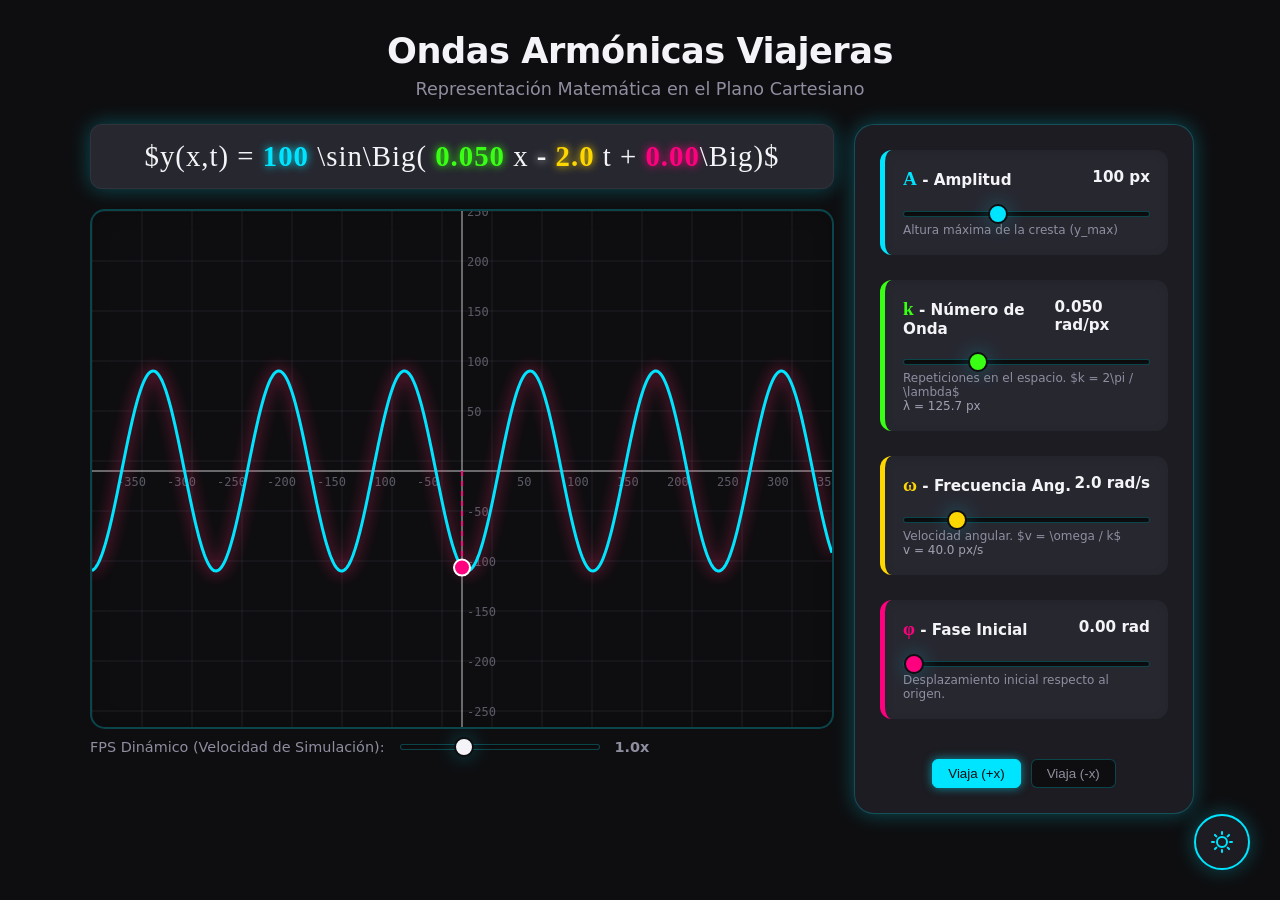
<file: animaciones/ondas-armonicas.html>
<!DOCTYPE html>
<html lang="es" data-theme="dark">
<head>
  <meta charset="UTF-8" />
  <meta name="viewport" content="width=device-width, initial-scale=1.0" />
  <title>Simulación: Ondas Armónicas</title>
  <style>
    /* =========================================================
       1. SISTEMA DE TEMAS (CSS CUSTOM PROPERTIES)
       ========================================================= */
    :root {
      --bg-primary: #0E0E10;
      --bg-secondary: #16161A;
      --bg-tertiary: #1E1E24;
      --text-primary: #F5F5F0;
      --text-secondary: #A0A0B0;
      --accent: #00E5FF;
      --accent-secondary: #B100E8;
      --accent-glow: rgba(0, 229, 255, 0.4);
      --shadow: 0 0 15px rgba(0, 229, 255, 0.2);
      --border-color: rgba(0, 229, 255, 0.3);
      --animation-speed: 2s;
      --animation-easing: cubic-bezier(0.4, 0, 0.2, 1);
      --particle-color: #00E5FF;
      --overlay-color: rgba(14, 14, 16, 0.7);
      
      --var-A: var(--accent);
      --var-K: #4ade80;
      --var-W: #fbbf24;
      --var-P: #f43f5e;
    }

    :root[data-theme="light"] {
      --bg-primary: #FAFAF8;
      --bg-secondary: #F0F0EE;
      --bg-tertiary: #E5E5E2;
      --text-primary: #1A1A1A;
      --text-secondary: #5C5C66;
      --accent: #0B4A99;
      --accent-secondary: #E63946;
      --accent-glow: rgba(0, 0, 0, 0.05);
      --shadow: 0 4px 12px rgba(0, 0, 0, 0.08);
      --border-color: rgba(0, 0, 0, 0.1);
      --animation-speed: 4s;
      --animation-easing: ease-in-out;
      --particle-color: #0B4A99;
      --overlay-color: rgba(250, 250, 248, 0.85);
      
      --var-A: var(--accent);
      --var-K: #16a34a;
      --var-W: #d97706;
      --var-P: #e11d48;
    }

    :root[data-theme="dark"] {
      --bg-primary: #0E0E10;
      --bg-secondary: #1C1C22;
      --bg-tertiary: #272730;
      --text-primary: #F4F4F8;
      --text-secondary: #8E8EA0;
      --accent: #00E5FF;
      --accent-secondary: #FF2A6D;
      --accent-glow: rgba(0, 229, 255, 0.6);
      --shadow: 0 0 20px rgba(0, 229, 255, 0.3);
      --border-color: rgba(0, 229, 255, 0.25);
      --animation-speed: 1.5s;
      --animation-easing: ease-in-out;
      --particle-color: #00E5FF;
      --overlay-color: rgba(14, 14, 16, 0.8);
      
      --var-A: var(--accent);
      --var-K: #39FF14;
      --var-W: #FFD700;
      --var-P: #FF007F;
    }

    :root[data-theme="forest"] {
      --bg-primary: #1B2D1A;
      --bg-secondary: #243B22;
      --bg-tertiary: #314D2E;
      --text-primary: #F5EDD6;
      --text-secondary: #A8C09A;
      --accent: #7FD44C;
      --accent-secondary: #F9A03F;
      --accent-glow: rgba(127, 212, 76, 0.2);
      --shadow: 0 8px 16px rgba(0, 0, 0, 0.4);
      --border-color: rgba(127, 212, 76, 0.2);
      --animation-speed: 5s;
      --animation-easing: ease-in-out;
      --particle-color: #7FD44C;
      --overlay-color: rgba(27, 45, 26, 0.75);
      
      --var-A: var(--accent);
      --var-K: #A3E635;
      --var-W: #FBBF24;
      --var-P: #F43F5E;
    }

    :root[data-theme="sunset"] {
      --bg-primary: linear-gradient(135deg, #FF6B35 0%, #F7C59F 50%, #6B2D8B 100%);
      --bg-secondary: rgba(25, 10, 30, 0.5);
      --bg-tertiary: rgba(0, 0, 0, 0.3);
      --text-primary: #FFF0D6;
      --text-secondary: #FFB380;
      --accent: #FFF;
      --accent-secondary: #FFD166;
      --accent-glow: rgba(255, 255, 255, 0.5);
      --shadow: 0 10px 25px rgba(107, 45, 139, 0.5);
      --border-color: rgba(255, 255, 255, 0.15);
      --animation-speed: 6s;
      --animation-easing: ease-in-out;
      --particle-color: #FFFFFF;
      --overlay-color: rgba(107, 45, 139, 0.6);
      
      --var-A: var(--accent);
      --var-K: #FFD166;
      --var-W: #FF9F1C;
      --var-P: #EF476F;
    }

    :root[data-theme="ocean"] {
      --bg-primary: #0A1628;
      --bg-secondary: #112B47;
      --bg-tertiary: #19436A;
      --text-primary: #E0F2FE;
      --text-secondary: #7DD3FC;
      --accent: #06B6D4;
      --accent-secondary: #3B82F6;
      --accent-glow: rgba(6, 182, 212, 0.4);
      --shadow: 0 0 30px rgba(6, 182, 212, 0.2);
      --border-color: rgba(6, 182, 212, 0.3);
      --animation-speed: 3.5s;
      --animation-easing: ease-in-out;
      --particle-color: #38BDF8;
      --overlay-color: rgba(10, 22, 40, 0.7);

      --var-A: var(--accent);
      --var-K: #67E8F9;
      --var-W: #93C5FD;
      --var-P: #C4B5FD;
    }

    :root[data-theme="neon"] {
      --bg-primary: #000000;
      --bg-secondary: #0A0A0A;
      --bg-tertiary: #141414;
      --text-primary: #FFFFFF;
      --text-secondary: #B3B3B3;
      --accent: #FF00FF;
      --accent-secondary: #39FF14;
      --accent-glow: rgba(255, 0, 255, 0.8);
      --shadow: 0 0 10px var(--accent), 0 0 20px var(--accent), 0 0 30px var(--accent);
      --border-color: var(--accent);
      --animation-speed: 0.8s;
      --animation-easing: steps(2);
      --particle-color: #FFFF00;
      --overlay-color: rgba(0, 0, 0, 0.9);

      --var-A: var(--accent);
      --var-K: #39FF14;
      --var-W: #FFFF00;
      --var-P: #FF073A;
    }

    :root[data-theme="aurora"] {
      --bg-primary: linear-gradient(-45deg, #020111, #20124d, #000022, #113333);
      --bg-secondary: rgba(0, 0, 0, 0.4);
      --bg-tertiary: rgba(0, 0, 0, 0.6);
      --text-primary: #E8FFFB;
      --text-secondary: #90E0D0;
      --accent: #00FFAA;
      --accent-secondary: #9D00FF;
      --accent-glow: rgba(0, 255, 170, 0.6);
      --shadow: 0 0 20px rgba(0, 255, 170, 0.3), inset 0 0 30px rgba(157, 0, 255, 0.1);
      --border-color: rgba(0, 255, 170, 0.4);
      --animation-speed: 8s;
      --animation-easing: ease-in-out;
      --particle-color: #00FFAA;
      --overlay-color: rgba(2, 1, 17, 0.5);

      --var-A: var(--accent);
      --var-K: #9D00FF;
      --var-W: #00E5FF;
      --var-P: #FF00AA;
    }

    /* =========================================================
       2. ESTILOS GLOBALES E INTERFAZ
       ========================================================= */
    * { box-sizing: border-box; margin: 0; padding: 0; }
    
    html, body {
      font-family: 'Inter', system-ui, -apple-system, sans-serif;
      min-height: 100vh;
      overflow-x: hidden;
      transition: background 0.8s ease, color 0.8s ease, box-shadow 0.8s ease, border-color 0.8s ease, text-shadow 0.8s ease;
    }

    body {
      background: var(--bg-primary);
      background-size: 400% 400%;
      color: var(--text-primary);
      display: flex;
      flex-direction: column;
      align-items: center;
      padding: 30px 20px;
    }

    @keyframes gradientShift {
      0% { background-position: 0% 50%; }
      50% { background-position: 100% 50%; }
      100% { background-position: 0% 50%; }
    }
    :root[data-theme="sunset"] body, :root[data-theme="aurora"] body {
      animation: gradientShift var(--animation-speed) ease infinite;
    }

    header {
      text-align: center;
      margin-bottom: 25px;
      z-index: 10;
    }
    h1 {
      font-size: 2.2rem;
      font-weight: 800;
      letter-spacing: -0.5px;
      margin-bottom: 8px;
    }
    h2 {
      font-size: 1.1rem;
      font-weight: 400;
      color: var(--text-secondary);
    }

    .app-container {
      width: 100%;
      max-width: 1100px;
      display: grid;
      grid-template-columns: 1fr 340px; /* Canvas izquierda, Controles derecha */
      gap: 20px;
      align-items: start;
    }
    @media (max-width: 900px) {
      .app-container { grid-template-columns: 1fr; }
    }

    /* Caja de Ecuación Matemático / UI Elements */
    .glass-panel {
      background: var(--bg-secondary);
      border: 1px solid var(--border-color);
      border-radius: 20px;
      box-shadow: var(--shadow);
      padding: 25px;
      backdrop-filter: blur(16px);
      -webkit-backdrop-filter: blur(16px);
      transition: all 0.8s ease;
      position: relative;
    }
    :root[data-theme="forest"] .glass-panel { backdrop-filter: blur(4px); }
    :root[data-theme="ocean"] .glass-panel { backdrop-filter: blur(25px); border-radius: 30px;}
    :root[data-theme="neon"] h1 {
      text-shadow: 0 0 5px var(--accent-secondary), 0 0 10px var(--accent-secondary);
      animation: flicker var(--animation-speed) infinite alternate;
    }
    :root[data-theme="neon"] .glass-panel {
      box-shadow: 0 0 15px var(--accent), inset 0 0 10px var(--accent);
      border: 2px solid var(--accent);
      border-radius: 0;
    }
    
    @keyframes flicker {
      0%, 19%, 21%, 23%, 25%, 54%, 56%, 100% { opacity: 1; }
      20%, 24%, 55% { opacity: 0.5; }
    }

    /* =========================================================
       3. ECUACIÓN Y CONTROLES (MATH TYPOGRAPHY)
       ========================================================= */
    .math-formula {
      font-family: 'Cambria Math', 'Times New Roman', serif;
      font-size: 1.8rem;
      text-align: center;
      margin-bottom: 20px;
      padding: 15px;
      background: var(--bg-tertiary);
      border-radius: 12px;
      border: 1px solid rgba(255,255,255,0.05);
      letter-spacing: 1px;
    }
    :root[data-theme="neon"] .math-formula { border-radius: 0; border: 1px solid var(--accent); }
    
    .math-formula span { font-weight: bold; transition: color 0.3s; text-shadow: 0 0 8px currentColor; }
    .color-a { color: var(--var-A); }
    .color-k { color: var(--var-K); }
    .color-w { color: var(--var-W); }
    .color-p { color: var(--var-P); }

    /* Canvas Cartesiano Estilizado */
    .canvas-wrapper {
      position: relative;
      width: 100%;
      height: 520px;
      background: var(--bg-primary); /* Fondo interior = primario para contrastar malla */
      border-radius: 15px;
      overflow: hidden;
      border: 2px solid var(--border-color);
      box-shadow: inset 0 0 20px rgba(0,0,0,0.2);
    }
    :root[data-theme="neon"] .canvas-wrapper { border-radius: 0; border: 2px solid var(--accent); }
    :root[data-theme="light"] .canvas-wrapper { background: #FFFFFF; } /* Más claro aún en tema light */
    
    canvas {
      display: block;
      width: 100%;
      height: 100%;
    }

    .scanlines {
      position: absolute;
      top: 0; left: 0; width: 100%; height: 100%;
      background: linear-gradient(to bottom, rgba(255,255,255,0), rgba(255,255,255,0) 50%, rgba(0,0,0,0.1) 50%, rgba(0,0,0,0.1));
      background-size: 100% 4px;
      pointer-events: none;
      opacity: 0;
      transition: opacity 0.5s ease;
    }
    :root[data-theme="neon"] .scanlines { opacity: 1; }

    /* Controles Laterales */
    .controls-panel {
      display: flex;
      flex-direction: column;
      gap: 25px;
    }
    
    .control-block {
      background: var(--bg-tertiary);
      padding: 18px;
      border-radius: 12px;
      box-shadow: inset 0 2px 10px rgba(0,0,0,0.1);
      position: relative;
      border-left: 5px solid; /* Acentuado dinámicamente */
    }
    :root[data-theme="neon"] .control-block { border-radius: 0; }
    
    #block-a { border-left-color: var(--var-A); }
    #block-k { border-left-color: var(--var-K); }
    #block-w { border-left-color: var(--var-W); }
    #block-p { border-left-color: var(--var-P); }

    .control-header {
      display: flex;
      justify-content: space-between;
      margin-bottom: 12px;
      font-size: 0.95rem;
      font-weight: 600;
      color: var(--text-primary);
    }
    .control-desc {
      font-size: 0.75rem;
      color: var(--text-secondary);
      margin-top: 2px;
    }
    .math-sym {
      font-family: 'Cambria Math', 'Times New Roman', serif;
      font-size: 1.2rem;
      font-weight: bold;
    }

    input[type=range] {
      -webkit-appearance: none;
      width: 100%;
      background: transparent;
    }
    input[type=range]:focus { outline: none; }
    input[type=range]::-webkit-slider-runnable-track {
      width: 100%;
      height: 6px;
      cursor: pointer;
      background: var(--bg-primary);
      border-radius: 3px;
      border: 1px solid var(--border-color);
      box-shadow: inset 0 1px 3px rgba(0,0,0,0.3);
    }
    input[type=range]::-webkit-slider-thumb {
      box-shadow: var(--shadow);
      border: 2px solid var(--bg-primary);
      height: 20px;
      width: 20px;
      border-radius: 50%;
      background: var(--accent);
      cursor: pointer;
      -webkit-appearance: none;
      margin-top: -8px;
      transition: transform 0.1s;
    }
    input[type=range]::-webkit-slider-thumb:hover { transform: scale(1.2); }
    :root[data-theme="neon"] input[type=range]::-webkit-slider-thumb { border-radius: 0; border: 1px solid var(--text-primary); }
    :root[data-theme="neon"] input[type=range]::-webkit-slider-runnable-track { border-radius: 0; }

    /* Thumb colors overridden par variable */
    #slider-a::-webkit-slider-thumb { background: var(--var-A); }
    #slider-k::-webkit-slider-thumb { background: var(--var-K); }
    #slider-w::-webkit-slider-thumb { background: var(--var-W); }
    #slider-p::-webkit-slider-thumb { background: var(--var-P); }
    
    .fps-container {
      margin-top: 10px;
      display: flex;
      align-items: center;
      gap: 15px;
      font-size: 0.9rem;
      color: var(--text-secondary);
    }
    #slider-fps::-webkit-slider-thumb { background: var(--text-primary); }

    /* Dirección de la onda */
    .toggle-dir {
      margin-top: 15px;
      display: flex;
      justify-content: center;
      gap: 10px;
    }
    .dir-btn {
      background: var(--bg-primary);
      border: 1px solid var(--border-color);
      color: var(--text-secondary);
      padding: 6px 15px;
      border-radius: 6px;
      cursor: pointer;
      transition: all 0.3s;
      font-weight: 500;
    }
    :root[data-theme="neon"] .dir-btn { border-radius: 0; }
    .dir-btn.active {
      background: var(--accent);
      color: var(--bg-primary);
      border-color: var(--accent);
      box-shadow: 0 0 10px var(--accent-glow);
    }
    
    /* Selector Temas UI Flotante */
    .theme-selector-container {
      position: fixed;
      bottom: 30px;
      right: 30px;
      z-index: 100;
      display: flex;
      flex-direction: column;
      align-items: flex-end;
      gap: 15px;
    }

    .theme-selector-toggle {
      width: 56px;
      height: 56px;
      border-radius: 50%;
      background: var(--bg-secondary);
      border: 2px solid var(--accent);
      color: var(--accent);
      display: flex;
      justify-content: center;
      align-items: center;
      cursor: pointer;
      box-shadow: var(--shadow);
      font-size: 1.5rem;
      transition: all 0.4s cubic-bezier(0.175, 0.885, 0.32, 1.275);
    }
    :root[data-theme="neon"] .theme-selector-toggle { border-radius: 0; background: #000; }
    .theme-selector-toggle:hover {
      transform: scale(1.1) rotate(15deg);
      background: var(--accent);
      color: var(--bg-primary);
    }

    .theme-list {
      display: flex;
      flex-direction: column-reverse; /* Hacia arriba */
      gap: 10px;
      opacity: 0;
      pointer-events: none;
      transform: translateY(20px) scale(0.9);
      transition: all 0.4s cubic-bezier(0.175, 0.885, 0.32, 1.275);
      background: var(--bg-secondary);
      padding: 12px;
      border-radius: 30px;
      border: 1px solid var(--border-color);
      box-shadow: var(--shadow);
    }
    :root[data-theme="neon"] .theme-list { border-radius: 0; }
    
    .theme-selector-container:hover .theme-list,
    .theme-list.active {
      opacity: 1;
      pointer-events: all;
      transform: translateY(0) scale(1);
    }

    .theme-btn {
      width: 40px; height: 40px;
      border-radius: 50%;
      border: 2px solid var(--bg-primary);
      cursor: pointer;
      position: relative;
      transition: transform 0.2s;
    }
    :root[data-theme="neon"] .theme-btn { border-radius: 0; }
    .theme-btn:hover { transform: scale(1.2); }
    .theme-btn.active-theme::after {
      content: '';
      position: absolute;
      top: -4px; right: -4px; bottom: -4px; left: -4px;
      border: 2px solid var(--accent);
      border-radius: 50%;
    }
    :root[data-theme="neon"] .theme-btn.active-theme::after { border-radius: 0; }

    /* Tooltip */
    .theme-btn::before {
      content: attr(data-name);
      position: absolute;
      right: 55px;
      top: 50%;
      transform: translateY(-50%);
      background: var(--bg-primary);
      color: var(--text-primary);
      padding: 4px 10px;
      border-radius: 4px;
      font-size: 0.8rem;
      white-space: nowrap;
      opacity: 0;
      pointer-events: none;
      transition: opacity 0.2s;
      border: 1px solid var(--border-color);
      box-shadow: 0 2px 5px rgba(0,0,0,0.2);
    }
    .theme-btn:hover::before { opacity: 1; }

    /* Colores estáticos visuales de botones */
    .btn-light { background: #FAFAF8; }
    .btn-dark { background: #0E0E10; }
    .btn-forest { background: #1B2D1A; }
    .btn-sunset { background: linear-gradient(135deg, #FF6B35, #6B2D8B); }
    .btn-ocean { background: #0A1628; }
    .btn-neon { background: #000; border-color: #FF00FF !important; }
    .btn-aurora { background: linear-gradient(-45deg, #20124d, #113333); }
    
  </style>
</head>
<body>

  <!-- Selector Flotante de Temas -->
  <div class="theme-selector-container" id="themeContainer">
    <div class="theme-list" id="themeList">
      <button class="theme-btn btn-aurora" data-theme-val="aurora" data-name="Aurora"></button>
      <button class="theme-btn btn-neon" data-theme-val="neon" data-name="Neon"></button>
      <button class="theme-btn btn-ocean" data-theme-val="ocean" data-name="Ocean"></button>
      <button class="theme-btn btn-sunset" data-theme-val="sunset" data-name="Sunset"></button>
      <button class="theme-btn btn-forest" data-theme-val="forest" data-name="Forest"></button>
      <button class="theme-btn btn-dark" data-theme-val="dark" data-name="Dark"></button>
      <button class="theme-btn btn-light" data-theme-val="light" data-name="Light"></button>
    </div>
    <div class="theme-selector-toggle" id="themeToggle">
      <svg width="24" height="24" viewBox="0 0 24 24" fill="none" stroke="currentColor" stroke-width="2" stroke-linecap="round" stroke-linejoin="round">
        <path d="M12 2v2M12 20v2M4.93 4.93l1.41 1.41M17.66 17.66l1.41 1.41M2 12h2M20 12h2M6.34 17.66l-1.41 1.41M19.07 4.93l-1.41 1.41"/>
        <circle cx="12" cy="12" r="5"/>
      </svg>
    </div>
  </div>

  <header>
    <h1>Ondas Armónicas Viajeras</h1>
    <h2>Representación Matemática en el Plano Cartesiano</h2>
  </header>

  <div class="app-container">
    
    <!-- Lado Izquierdo: Modelo Matemático y Visual -->
    <div class="left-panel">
      <!-- Ecuación Interactiva -->
      <div class="glass-panel math-formula">
        $y(x,t) = 
        <span class="color-a" id="math-A">100</span> \sin\Big(
        <span class="color-k" id="math-K">0.05</span> x
        <span id="math-Sign">-</span>
        <span class="color-w" id="math-W">2.0</span> t + 
        <span class="color-p" id="math-P">0</span>\Big)$
      </div>

      <!-- Canvas -->
      <div class="canvas-wrapper">
        <div class="scanlines"></div>
        <canvas id="waveCanvas"></canvas>
      </div>
      
      <!-- Controles de Simulación (Footer) -->
      <div class="fps-container">
        <span>FPS Dinámico (Velocidad de Simulación): </span>
        <input type="range" id="slider-fps" min="0" max="100" value="30" style="max-width:200px">
        <span id="val-fps" style="font-weight:bold;">1.0x</span>
      </div>
    </div>

    <!-- Lado Derecho: Controles Físicos -->
    <div class="glass-panel controls-panel">
      
      <div class="control-block" id="block-a">
        <div class="control-header">
          <span><span class="math-sym color-a">A</span> - Amplitud</span>
          <span id="val-A">100 px</span>
        </div>
        <input type="range" id="slider-a" min="10" max="250" value="100">
        <div class="control-desc">Altura máxima de la cresta (y_max)</div>
      </div>

      <div class="control-block" id="block-k">
        <div class="control-header">
          <span><span class="math-sym color-k">k</span> - Número de Onda</span>
          <span id="val-K">0.05 rad/px</span>
        </div>
        <input type="range" id="slider-k" min="10" max="150" value="50">
        <div class="control-desc">Repeticiones en el espacio. $k = 2\pi / \lambda$ <br><span style="color:#A0A0B0" id="val-Lambda">λ = 125.6 px</span></div>
      </div>

      <div class="control-block" id="block-w">
        <div class="control-header">
          <span><span class="math-sym color-w">&omega;</span> - Frecuencia Ang.</span>
          <span id="val-W">2.0 rad/s</span>
        </div>
        <input type="range" id="slider-w" min="1" max="100" value="20">
        <div class="control-desc">Velocidad angular. $v = \omega / k$<br><span style="color:#A0A0B0" id="val-Vel">v = 40.0 px/s</span></div>
      </div>

      <div class="control-block" id="block-p">
        <div class="control-header">
          <span><span class="math-sym color-p">&phi;</span> - Fase Inicial</span>
          <span id="val-P">0 rad</span>
        </div>
        <input type="range" id="slider-p" min="0" max="314" value="0">
        <div class="control-desc">Desplazamiento inicial respecto al origen.</div>
      </div>

      <div class="toggle-dir">
        <button class="dir-btn active" id="btn-right" data-dir="-">Viaja (+x)</button>
        <button class="dir-btn" id="btn-left" data-dir="+">Viaja (-x)</button>
      </div>

    </div>

  </div>

  <script>
    /* =========================================================
       1. MANEJO DE TEMAS (CSS Custom Properties)
       ========================================================= */
    const rootEl = document.documentElement;
    const themeBtns = document.querySelectorAll('.theme-btn');
    let currentTheme = localStorage.getItem('app-theme') || 'dark';

    function applyTheme(themeName) {
      if(!themeName) return;
      rootEl.setAttribute('data-theme', themeName);
      themeBtns.forEach(btn => {
        if(btn.dataset.themeVal === themeName && themeName === currentTheme) {
          btn.classList.add('active-theme');
        } else {
          btn.classList.remove('active-theme');
        }
      });
    }

    applyTheme(currentTheme);
    themeBtns.forEach(btn => {
      btn.addEventListener('click', (e) => {
        const theme = e.target.dataset.themeVal;
        currentTheme = theme;
        localStorage.setItem('app-theme', theme);
        applyTheme(theme);
      });
      btn.addEventListener('mouseenter', (e) => rootEl.setAttribute('data-theme', e.target.dataset.themeVal));
      btn.addEventListener('mouseleave', () => applyTheme(currentTheme));
    });
    document.getElementById('themeToggle').addEventListener('click', () => document.getElementById('themeList').classList.toggle('active'));

    /* =========================================================
       2. MOTOR SIMULADOR CARTESIANO (CANVAS 2D)
       ========================================================= */
    const canvas = document.getElementById('waveCanvas');
    const ctx = canvas.getContext('2d');

    // Estado de la Simulación
    let params = {
      A: 100,             // Amplitud original
      k: 0.05,            // Número de onda escalado
      w: 2.0,             // Frec. angular 
      p: 0,               // Fase inicial
      sign: -1,           // -1: a la derecha, 1: a la izquierda
      fps: 1.0,           // Multiplicador de velocidad de tiempo
      t: 0                // Tiempo continuo
    };

    // UI Elements a actualizar
    const mathA = document.getElementById('math-A');
    const mathK = document.getElementById('math-K');
    const mathW = document.getElementById('math-W');
    const mathP = document.getElementById('math-P');
    const mathSign = document.getElementById('math-Sign');

    const valA = document.getElementById('val-A');
    const valK = document.getElementById('val-K');
    const valW = document.getElementById('val-W');
    const valP = document.getElementById('val-P');
    const valFps = document.getElementById('val-fps');
    const valLambda = document.getElementById('val-Lambda');
    const valVel = document.getElementById('val-Vel');

    // Sliders
    const sA = document.getElementById('slider-a');
    const sK = document.getElementById('slider-k');
    const sW = document.getElementById('slider-w');
    const sP = document.getElementById('slider-p');
    const sFPS = document.getElementById('slider-fps');

    const btnRight = document.getElementById('btn-right');
    const btnLeft = document.getElementById('btn-left');

    // Adaptación Retina/HDPI
    function resize() {
      const rect = canvas.parentElement.getBoundingClientRect();
      const dpr = window.devicePixelRatio || 1;
      canvas.width = rect.width * dpr;
      canvas.height = rect.height * dpr;
      ctx.scale(dpr, dpr);
      canvas.style.width = `${rect.width}px`;
      canvas.style.height = `${rect.height}px`;
    }
    window.addEventListener('resize', resize);
    resize();

    // Sincronización de UI con lógica
    function updateDerived() {
      // k original mapeado: / 1000
      let realK = sK.value / 1000;
      let lambda = (2 * Math.PI) / realK;
      
      // w original mapeado / 10
      let realW = sW.value / 10;
      let vel = realW / realK;

      let realP = sP.value / 100;

      params.A = parseInt(sA.value);
      params.k = realK;
      params.w = realW;
      params.p = realP;
      
      // Update DOM
      mathA.textContent = params.A;
      mathK.textContent = params.k.toFixed(3);
      mathW.textContent = params.w.toFixed(1);
      mathP.textContent = params.p.toFixed(2);
      mathSign.textContent = params.sign === -1 ? '-' : '+';

      valA.textContent = `${params.A} px`;
      valK.textContent = `${params.k.toFixed(3)} rad/px`;
      valW.textContent = `${params.w.toFixed(1)} rad/s`;
      valP.textContent = `${params.p.toFixed(2)} rad`;
      
      valLambda.textContent = `λ = ${lambda.toFixed(1)} px`;
      valVel.textContent = `v = ${vel.toFixed(1)} px/s`;
    }

    sA.addEventListener('input', updateDerived);
    sK.addEventListener('input', updateDerived);
    sW.addEventListener('input', updateDerived);
    sP.addEventListener('input', updateDerived);
    sFPS.addEventListener('input', (e) => {
      let v = e.target.value / 30; // 30 es slider val 30 => 1.0x
      params.fps = v;
      valFps.textContent = `${v.toFixed(1)}x`;
    });

    btnRight.addEventListener('click', () => { 
      params.sign = -1; btnRight.classList.add('active'); btnLeft.classList.remove('active'); updateDerived(); 
    });
    btnLeft.addEventListener('click', () => { 
      params.sign = 1; btnLeft.classList.add('active'); btnRight.classList.remove('active'); updateDerived(); 
    });

    // Iniciar con valores por defecto
    updateDerived();

    // Paleta CSS
    function getThemeColors() {
      const s = getComputedStyle(document.body);
      return {
        bg: s.getPropertyValue('--bg-primary').trim(),
        text: s.getPropertyValue('--text-primary').trim(),
        textSec: s.getPropertyValue('--text-secondary').trim(),
        border: s.getPropertyValue('--border-color').trim(),
        accent: s.getPropertyValue('--accent').trim(),
        accentSec: s.getPropertyValue('--accent-secondary').trim(),
        colorA: s.getPropertyValue('--var-A').trim(),
        colorP: s.getPropertyValue('--var-P').trim()
      };
    }

    // Dibujo Principal
    function render() {
      const w = parseInt(canvas.style.width);
      const h = parseInt(canvas.style.height);
      const cx = w / 2;
      const cy = h / 2;

      ctx.clearRect(0, 0, w, h);
      const c = getThemeColors();

      // 1. DIBUJAR MALLA CARTESIANA FIJA (-500 a 500, ej)
      ctx.lineWidth = 1;
      
      // Cuadrícula Secundaria (cada 50px)
      ctx.strokeStyle = c.textSec;
      ctx.globalAlpha = 0.15;
      ctx.beginPath();
      // Lineas verticales
      for(let x=0; x<=w; x+=50) {
        let offsetX = (cx % 50) + (x - (cx % 50)); 
        ctx.moveTo(offsetX, 0); ctx.lineTo(offsetX, h);
      }
      // Lineas horizontales
      for(let y=0; y<=h; y+=50) {
        let offsetY = (cy % 50) + (y - (cy % 50));
        ctx.moveTo(0, offsetY); ctx.lineTo(w, offsetY);
      }
      ctx.stroke();

      // Ejes Principales X e Y
      ctx.globalAlpha = 0.8;
      ctx.strokeStyle = c.text;
      ctx.beginPath();
      ctx.moveTo(0, cy); ctx.lineTo(w, cy); // X
      ctx.moveTo(cx, 0); ctx.lineTo(cx, h); // Y
      ctx.stroke();

      // Rótulos de coordenadas
      ctx.fillStyle = c.textSec;
      ctx.font = "12px monospace";
      ctx.globalAlpha = 0.6;
      for(let i=-10; i<=10; i++) {
        if(i === 0) continue;
        let pX = cx + i*50;
        let pY = cy - i*50;
        // Textos del Eje X
        if(pX > 0 && pX < w) ctx.fillText(i*50, pX + 5, cy + 15);
        // Textos del Eje Y
        if(pY > 0 && pY < h) ctx.fillText(i*50, cx + 5, pY - 5);
      }
      ctx.globalAlpha = 1.0;

      // 2. ACTUALIZAR TIEMPO
      let realThemeSpeed = parseFloat(getComputedStyle(document.body).getPropertyValue('--animation-speed')) || 2;
      // Normalizar para que dt base sea suave
      let dt = params.fps * (60 / realThemeSpeed) * 0.005; // dt adaptativo
      params.t += dt;

      // 3. DIBUJAR LA ONDA ARMÓNICA y(x,t) = A * sin(k*x -+ w*t + p)
      if(currentTheme === 'neon' || currentTheme === 'dark' || currentTheme === 'aurora') {
         ctx.shadowBlur = 15;
         ctx.shadowColor = c.accentSec;
      } else {
         ctx.shadowBlur = 0;
      }

      ctx.beginPath();
      ctx.strokeStyle = c.accent; // Línea gruesa
      ctx.lineWidth = 3;
      
      let first = true;
      for(let px = 0; px <= w; px++) {
        let x_math = px - cx; // x matemático centrado
        // Ecuación
        let y_math = params.A * Math.sin(params.k * x_math + params.sign * params.w * params.t + params.p);
        let py = cy - y_math;
        
        if(first) { ctx.moveTo(px, py); first = false; }
        else ctx.lineTo(px, py);
      }
      ctx.stroke();
      
      // Efectos extra: Partícula osciladora en X = 0 (Eje Y)
      let y0_math = params.A * Math.sin(params.k * 0 + params.sign * params.w * params.t + params.p);
      let py0 = cy - y0_math;
      
      // Dibujar línea guía roja tenue al eje Y
      ctx.shadowBlur = 0;
      ctx.beginPath();
      ctx.moveTo(cx, cy); ctx.lineTo(cx, py0);
      ctx.strokeStyle = c.colorP; // Color rosado/rojo fase
      ctx.lineWidth = 2;
      ctx.setLineDash([5, 5]);
      ctx.stroke();
      ctx.setLineDash([]);
      
      // Dibujar bola oscilante
      if(currentTheme === 'neon') {
        ctx.shadowBlur = 10;
        ctx.shadowColor = c.colorP;
      }
      ctx.beginPath();
      ctx.arc(cx, py0, 8, 0, Math.PI*2);
      ctx.fillStyle = c.colorP;
      ctx.fill();
      ctx.strokeStyle = '#fff';
      ctx.lineWidth = 2;
      ctx.stroke();
      ctx.shadowBlur = 0;

      requestAnimationFrame(render);
    }

    render();
  </script>
</body>
</html>
</file>
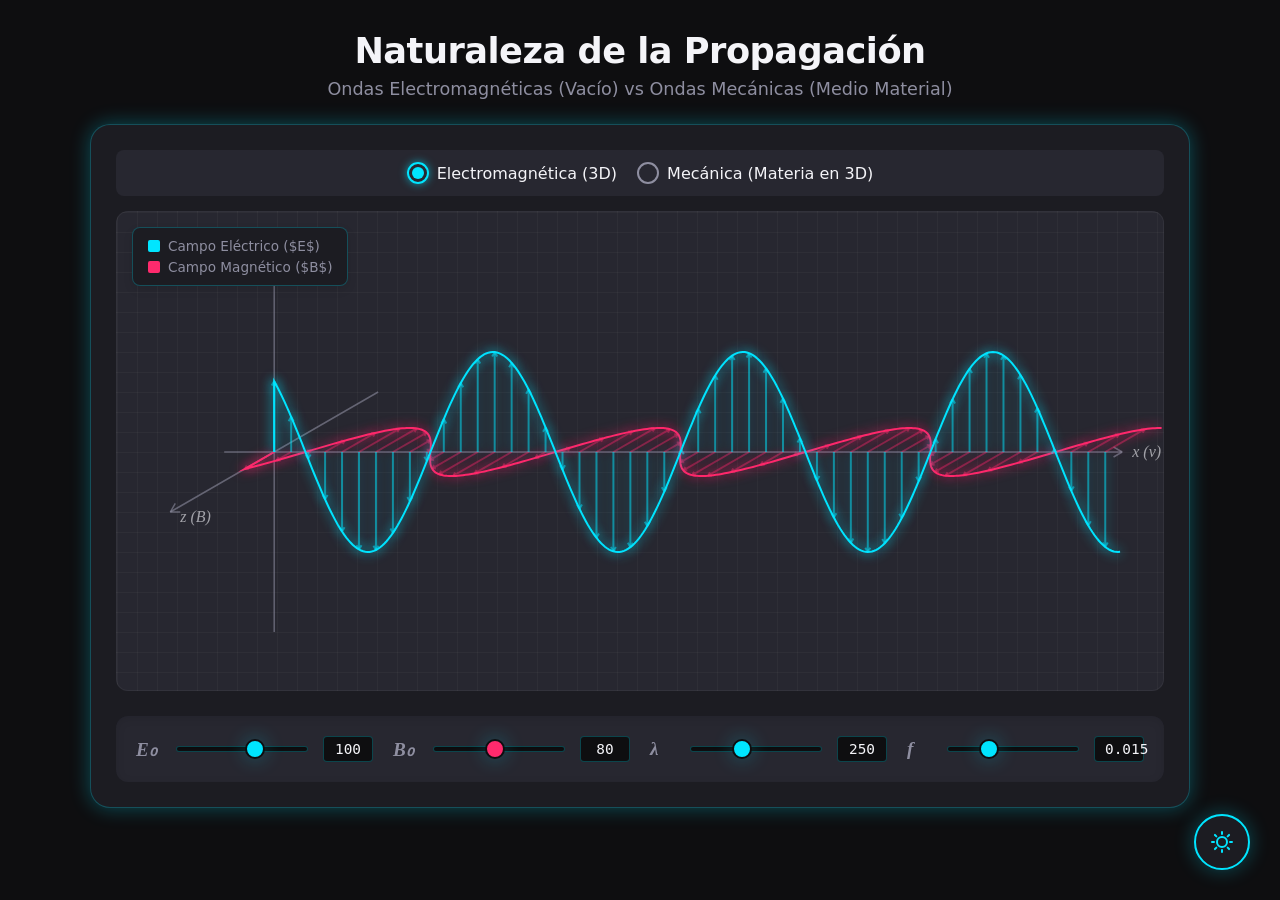
<file: animaciones/ondas-em-mecanicas.html>
<!DOCTYPE html>
<html lang="es" data-theme="dark">
<head>
  <meta charset="UTF-8" />
  <meta name="viewport" content="width=device-width, initial-scale=1.0" />
  <title>Simulación: Ondas Electromagnéticas vs Mecánicas</title>
  <style>
    /* =========================================================
       1. SISTEMA DE TEMAS (CSS CUSTOM PROPERTIES)
       ========================================================= */
    :root {
      --bg-primary: #0E0E10;
      --bg-secondary: #16161A;
      --bg-tertiary: #1E1E24;
      --text-primary: #F5F5F0;
      --text-secondary: #A0A0B0;
      --accent: #00E5FF;
      --accent-secondary: #B100E8;
      --accent-glow: rgba(0, 229, 255, 0.4);
      --shadow: 0 0 15px rgba(0, 229, 255, 0.2);
      --border-color: rgba(0, 229, 255, 0.3);
      --animation-speed: 2s;
      --animation-easing: cubic-bezier(0.4, 0, 0.2, 1);
      --particle-color: #00E5FF;
      --overlay-color: rgba(14, 14, 16, 0.7);
    }

    :root[data-theme="light"] {
      --bg-primary: #FAFAF8;
      --bg-secondary: #F0F0EE;
      --bg-tertiary: #E5E5E2;
      --text-primary: #1A1A1A;
      --text-secondary: #5C5C66;
      --accent: #0B4A99;
      --accent-secondary: #E63946; /* Rojo brillante para el campo B */
      --accent-glow: rgba(0, 0, 0, 0.05);
      --shadow: 0 4px 12px rgba(0, 0, 0, 0.08);
      --border-color: rgba(0, 0, 0, 0.1);
      --animation-speed: 4s;
      --animation-easing: ease-in-out;
      --particle-color: #0B4A99;
      --overlay-color: rgba(250, 250, 248, 0.85);
    }

    :root[data-theme="dark"] {
      --bg-primary: #0E0E10;
      --bg-secondary: #1C1C22;
      --bg-tertiary: #272730;
      --text-primary: #F4F4F8;
      --text-secondary: #8E8EA0;
      --accent: #00E5FF;
      --accent-secondary: #FF2A6D;
      --accent-glow: rgba(0, 229, 255, 0.6);
      --shadow: 0 0 20px rgba(0, 229, 255, 0.3);
      --border-color: rgba(0, 229, 255, 0.25);
      --animation-speed: 1.5s;
      --animation-easing: ease-in-out;
      --particle-color: #00E5FF;
      --overlay-color: rgba(14, 14, 16, 0.8);
    }

    :root[data-theme="forest"] {
      --bg-primary: #1B2D1A;
      --bg-secondary: #243B22;
      --bg-tertiary: #314D2E;
      --text-primary: #F5EDD6;
      --text-secondary: #A8C09A;
      --accent: #7FD44C;
      --accent-secondary: #F9A03F;
      --accent-glow: rgba(127, 212, 76, 0.2);
      --shadow: 0 8px 16px rgba(0, 0, 0, 0.4);
      --border-color: rgba(127, 212, 76, 0.2);
      --animation-speed: 5s;
      --animation-easing: ease-in-out;
      --particle-color: #7FD44C;
      --overlay-color: rgba(27, 45, 26, 0.75);
    }

    :root[data-theme="sunset"] {
      --bg-primary: linear-gradient(135deg, #FF6B35 0%, #F7C59F 50%, #6B2D8B 100%);
      --bg-secondary: rgba(25, 10, 30, 0.5);
      --bg-tertiary: rgba(0, 0, 0, 0.3);
      --text-primary: #FFF0D6;
      --text-secondary: #FFB380;
      --accent: #FF356B;
      --accent-secondary: #FFD166;
      --accent-glow: rgba(255, 53, 107, 0.5);
      --shadow: 0 10px 25px rgba(107, 45, 139, 0.5);
      --border-color: rgba(255, 255, 255, 0.15);
      --animation-speed: 6s;
      --animation-easing: ease-in-out;
      --particle-color: #FFFFFF;
      --overlay-color: rgba(107, 45, 139, 0.6);
    }

    :root[data-theme="ocean"] {
      --bg-primary: #0A1628;
      --bg-secondary: #112B47;
      --bg-tertiary: #19436A;
      --text-primary: #E0F2FE;
      --text-secondary: #7DD3FC;
      --accent: #06B6D4;
      --accent-secondary: #3B82F6;
      --accent-glow: rgba(6, 182, 212, 0.4);
      --shadow: 0 0 30px rgba(6, 182, 212, 0.2);
      --border-color: rgba(6, 182, 212, 0.3);
      --animation-speed: 3.5s;
      --animation-easing: ease-in-out;
      --particle-color: #38BDF8;
      --overlay-color: rgba(10, 22, 40, 0.7);
    }

    :root[data-theme="neon"] {
      --bg-primary: #000000;
      --bg-secondary: #0A0A0A;
      --bg-tertiary: #141414;
      --text-primary: #FFFFFF;
      --text-secondary: #B3B3B3;
      --accent: #FF00FF;
      --accent-secondary: #39FF14;
      --accent-glow: rgba(255, 0, 255, 0.8);
      --shadow: 0 0 10px var(--accent), 0 0 20px var(--accent), 0 0 40px var(--accent);
      --border-color: var(--accent);
      --animation-speed: 0.8s;
      --animation-easing: steps(2);
      --particle-color: #FFFF00;
      --overlay-color: rgba(0, 0, 0, 0.9);
    }

    :root[data-theme="aurora"] {
      --bg-primary: linear-gradient(-45deg, #020111, #20124d, #000022, #113333);
      --bg-secondary: rgba(0, 0, 0, 0.4);
      --bg-tertiary: rgba(0, 0, 0, 0.6);
      --text-primary: #E8FFFB;
      --text-secondary: #90E0D0;
      --accent: #00FFAA;
      --accent-secondary: #9D00FF;
      --accent-glow: rgba(0, 255, 170, 0.6);
      --shadow: 0 0 20px rgba(0, 255, 170, 0.3), inset 0 0 30px rgba(157, 0, 255, 0.1);
      --border-color: rgba(0, 255, 170, 0.4);
      --animation-speed: 8s;
      --animation-easing: ease-in-out;
      --particle-color: #00FFAA;
      --overlay-color: rgba(2, 1, 17, 0.5);
    }

    /* =========================================================
       2. ESTILOS GLOBALES E INTERFAZ
       ========================================================= */
    * { box-sizing: border-box; margin: 0; padding: 0; }
    
    html, body {
      font-family: 'Inter', system-ui, -apple-system, sans-serif;
      min-height: 100vh;
      overflow-x: hidden;
      transition: background 0.8s ease, color 0.8s ease, box-shadow 0.8s ease, border-color 0.8s ease, text-shadow 0.8s ease;
    }

    body {
      background: var(--bg-primary);
      background-size: 400% 400%;
      color: var(--text-primary);
      display: flex;
      flex-direction: column;
      align-items: center;
      padding: 30px 20px;
    }

    @keyframes gradientShift {
      0% { background-position: 0% 50%; }
      50% { background-position: 100% 50%; }
      100% { background-position: 0% 50%; }
    }
    :root[data-theme="sunset"] body, :root[data-theme="aurora"] body {
      animation: gradientShift var(--animation-speed) ease infinite;
    }

    header {
      text-align: center;
      margin-bottom: 25px;
      z-index: 10;
    }
    h1 {
      font-size: 2.2rem;
      font-weight: 800;
      letter-spacing: -0.5px;
      margin-bottom: 8px;
      color: var(--text-primary);
      transition: color 0.8s ease;
    }
    h2 {
      font-size: 1.1rem;
      font-weight: 400;
      color: var(--text-secondary);
    }

    .app-container {
      width: 100%;
      max-width: 1100px;
      background: var(--bg-secondary);
      border: 1px solid var(--border-color);
      border-radius: 20px;
      box-shadow: var(--shadow);
      padding: 25px;
      backdrop-filter: blur(16px);
      -webkit-backdrop-filter: blur(16px);
      transition: all 0.8s ease;
      position: relative;
      overflow: hidden;
    }

    :root[data-theme="forest"] .app-container { backdrop-filter: blur(4px); }
    :root[data-theme="ocean"] .app-container { backdrop-filter: blur(25px); border-radius: 30px;}
    :root[data-theme="neon"] h1 {
      text-shadow: 0 0 5px var(--accent-secondary), 0 0 10px var(--accent-secondary);
      animation: flicker var(--animation-speed) infinite alternate;
    }
    :root[data-theme="neon"] .app-container {
      box-shadow: 0 0 15px var(--accent), inset 0 0 10px var(--accent);
      border: 2px solid var(--accent);
      border-radius: 0;
    }

    @keyframes flicker {
      0%, 19%, 21%, 23%, 25%, 54%, 56%, 100% { opacity: 1; }
      20%, 24%, 55% { opacity: 0.5; }
    }

    .canvas-wrapper {
      position: relative;
      width: 100%;
      height: 480px;
      background: var(--bg-tertiary);
      border-radius: 12px;
      margin-top: 15px;
      margin-bottom: 25px;
      border: 1px solid rgba(255,255,255,0.05);
      overflow: hidden;
      transition: all 0.8s ease;
      /* Patron de grid sutil detrás del canvas para dar perspectiva */
      background-image: 
        linear-gradient(rgba(255, 255, 255, 0.03) 1px, transparent 1px),
        linear-gradient(90deg, rgba(255, 255, 255, 0.03) 1px, transparent 1px);
      background-size: 20px 20px;
    }
    :root[data-theme="neon"] .canvas-wrapper { border-radius: 0; border: 1px solid var(--accent-secondary); }

    canvas {
      display: block;
      width: 100%;
      height: 100%;
    }

    .scanlines {
      position: absolute;
      top: 0; left: 0; width: 100%; height: 100%;
      background: linear-gradient(to bottom, rgba(255,255,255,0), rgba(255,255,255,0) 50%, rgba(0,0,0,0.1) 50%, rgba(0,0,0,0.1));
      background-size: 100% 4px;
      pointer-events: none;
      opacity: 0;
      transition: opacity 0.5s ease;
    }
    :root[data-theme="neon"] .scanlines { opacity: 1; }

    /* Controles Superiores */
    .controls-top {
      display: flex;
      justify-content: center;
      gap: 20px;
      margin-bottom: 10px;
      background: var(--bg-tertiary);
      padding: 12px;
      border-radius: 8px;
    }
    :root[data-theme="neon"] .controls-top { border-radius: 0; border: 1px solid var(--accent); }

    label.radio-btn {
      cursor: pointer;
      display: flex;
      align-items: center;
      gap: 8px;
      color: var(--text-primary);
      font-weight: 500;
      font-size: 1rem;
      user-select: none;
      transition: color 0.3s;
    }
    label.radio-btn input { display: none; }
    .radio-circle {
      width: 22px;
      height: 22px;
      border-radius: 50%;
      border: 2px solid var(--text-secondary);
      display: inline-block;
      position: relative;
      transition: all 0.3s ease;
    }
    :root[data-theme="neon"] .radio-circle { border-radius: 0; }
    
    label.radio-btn input:checked + .radio-circle {
      border-color: var(--accent);
      box-shadow: 0 0 8px var(--accent-glow);
    }
    label.radio-btn input:checked + .radio-circle::after {
      content: '';
      position: absolute;
      top: 50%; left: 50%;
      transform: translate(-50%, -50%);
      width: 12px; height: 12px;
      background: var(--accent);
      border-radius: 50%;
      transition: background 0.3s;
    }
    :root[data-theme="neon"] label.radio-btn input:checked + .radio-circle::after { border-radius: 0; }
    label.radio-btn:hover { color: var(--accent); }

    /* Controles Inferiores */
    .controls-bottom {
      display: flex;
      flex-wrap: wrap;
      gap: 20px;
      justify-content: space-between;
      align-items: center;
      background: var(--bg-tertiary);
      padding: 20px;
      border-radius: 12px;
      box-shadow: inset 0 2px 10px rgba(0,0,0,0.1);
    }
    :root[data-theme="neon"] .controls-bottom { border-radius: 0; }

    .slider-group {
      display: flex;
      align-items: center;
      gap: 15px;
      flex: 1;
      min-width: 200px;
    }
    .slider-label {
      color: var(--text-secondary);
      font-weight: bold;
      font-family: 'Times New Roman', Times, serif;
      font-size: 1.2rem;
      width: 45px;
      text-shadow: 0 0 2px rgba(0,0,0,0.1);
      display: flex;
      align-items: center;
    }
    
    input[type=range] {
      -webkit-appearance: none;
      width: 100%;
      background: transparent;
    }
    input[type=range]:focus { outline: none; }
    input[type=range]::-webkit-slider-runnable-track {
      width: 100%;
      height: 6px;
      cursor: pointer;
      background: var(--bg-primary);
      border-radius: 3px;
      border: 1px solid var(--border-color);
      box-shadow: inset 0 1px 3px rgba(0,0,0,0.3);
    }
    input[type=range]::-webkit-slider-thumb {
      box-shadow: var(--shadow);
      border: 2px solid var(--bg-primary);
      height: 20px;
      width: 20px;
      border-radius: 50%;
      background: var(--accent);
      cursor: pointer;
      -webkit-appearance: none;
      margin-top: -8px;
      transition: transform 0.1s, background 0.5s;
    }
    /* El segundo slider (B0) usa el color secundario */
    #bSlider::-webkit-slider-thumb {
      background: var(--accent-secondary);
    }
    input[type=range]::-webkit-slider-thumb:hover { transform: scale(1.2); }
    :root[data-theme="neon"] input[type=range]::-webkit-slider-thumb { border-radius: 0; border: 1px solid var(--text-primary); }
    :root[data-theme="neon"] input[type=range]::-webkit-slider-runnable-track { border-radius: 0; }

    .slider-value {
      background: var(--bg-primary);
      color: var(--text-primary);
      padding: 4px 10px;
      border-radius: 4px;
      font-size: 0.9rem;
      min-width: 50px;
      text-align: center;
      font-family: monospace;
      border: 1px solid var(--border-color);
    }
    :root[data-theme="neon"] .slider-value { border-radius: 0; }

    /* Selector Temas UI Flotante */
    .theme-selector-container {
      position: fixed;
      bottom: 30px;
      right: 30px;
      z-index: 100;
      display: flex;
      flex-direction: column;
      align-items: flex-end;
      gap: 15px;
    }

    .theme-selector-toggle {
      width: 56px;
      height: 56px;
      border-radius: 50%;
      background: var(--bg-secondary);
      border: 2px solid var(--accent);
      color: var(--accent);
      display: flex;
      justify-content: center;
      align-items: center;
      cursor: pointer;
      box-shadow: var(--shadow);
      font-size: 1.5rem;
      transition: all 0.4s cubic-bezier(0.175, 0.885, 0.32, 1.275);
    }
    :root[data-theme="neon"] .theme-selector-toggle { border-radius: 0; background: #000; }
    .theme-selector-toggle:hover {
      transform: scale(1.1) rotate(15deg);
      background: var(--accent);
      color: var(--bg-primary);
    }

    .theme-list {
      display: flex;
      flex-direction: column-reverse; /* Hacia arriba */
      gap: 10px;
      opacity: 0;
      pointer-events: none;
      transform: translateY(20px) scale(0.9);
      transition: all 0.4s cubic-bezier(0.175, 0.885, 0.32, 1.275);
      background: var(--bg-secondary);
      padding: 12px;
      border-radius: 30px;
      border: 1px solid var(--border-color);
      box-shadow: var(--shadow);
    }
    :root[data-theme="neon"] .theme-list { border-radius: 0; }
    
    .theme-selector-container:hover .theme-list,
    .theme-list.active {
      opacity: 1;
      pointer-events: all;
      transform: translateY(0) scale(1);
    }

    .theme-btn {
      width: 40px; height: 40px;
      border-radius: 50%;
      border: 2px solid var(--bg-primary);
      cursor: pointer;
      position: relative;
      transition: transform 0.2s;
    }
    :root[data-theme="neon"] .theme-btn { border-radius: 0; }
    .theme-btn:hover { transform: scale(1.2); }
    .theme-btn.active-theme::after {
      content: '';
      position: absolute;
      top: -4px; right: -4px; bottom: -4px; left: -4px;
      border: 2px solid var(--accent);
      border-radius: 50%;
    }
    :root[data-theme="neon"] .theme-btn.active-theme::after { border-radius: 0; }

    /* Tooltip */
    .theme-btn::before {
      content: attr(data-name);
      position: absolute;
      right: 55px;
      top: 50%;
      transform: translateY(-50%);
      background: var(--bg-primary);
      color: var(--text-primary);
      padding: 4px 10px;
      border-radius: 4px;
      font-size: 0.8rem;
      white-space: nowrap;
      opacity: 0;
      pointer-events: none;
      transition: opacity 0.2s;
      border: 1px solid var(--border-color);
      box-shadow: 0 2px 5px rgba(0,0,0,0.2);
    }
    .theme-btn:hover::before { opacity: 1; }

    /* Colores estáticos visuales de botones */
    .btn-light { background: #FAFAF8; }
    .btn-dark { background: #0E0E10; }
    .btn-forest { background: #1B2D1A; }
    .btn-sunset { background: linear-gradient(135deg, #FF6B35, #6B2D8B); }
    .btn-ocean { background: #0A1628; }
    .btn-neon { background: #000; border-color: #FF00FF !important; }
    .btn-aurora { background: linear-gradient(-45deg, #20124d, #113333); }

    /* Leyendas en Canvas */
    .legend {
      position: absolute;
      top: 15px; left: 15px;
      background: var(--bg-secondary);
      border: 1px solid var(--border-color);
      padding: 10px 15px;
      border-radius: 8px;
      font-size: 0.85rem;
      color: var(--text-secondary);
      pointer-events: none;
      box-shadow: 0 4px 10px rgba(0,0,0,0.1);
      display: flex;
      flex-direction: column;
      gap: 5px;
    }
    .legend-item { display: flex; align-items: center; gap: 8px; }
    .color-box { width: 12px; height: 12px; border-radius: 2px; }
    :root[data-theme="neon"] .legend { border-radius: 0; }
    
  </style>
</head>
<body>

  <div class="theme-selector-container" id="themeContainer">
    <div class="theme-list" id="themeList">
      <button class="theme-btn btn-aurora" data-theme-val="aurora" data-name="Aurora"></button>
      <button class="theme-btn btn-neon" data-theme-val="neon" data-name="Neon"></button>
      <button class="theme-btn btn-ocean" data-theme-val="ocean" data-name="Ocean"></button>
      <button class="theme-btn btn-sunset" data-theme-val="sunset" data-name="Sunset"></button>
      <button class="theme-btn btn-forest" data-theme-val="forest" data-name="Forest"></button>
      <button class="theme-btn btn-dark" data-theme-val="dark" data-name="Dark"></button>
      <button class="theme-btn btn-light" data-theme-val="light" data-name="Light"></button>
    </div>
    <div class="theme-selector-toggle" id="themeToggle">
      <svg width="24" height="24" viewBox="0 0 24 24" fill="none" stroke="currentColor" stroke-width="2" stroke-linecap="round" stroke-linejoin="round">
        <path d="M12 2v2M12 20v2M4.93 4.93l1.41 1.41M17.66 17.66l1.41 1.41M2 12h2M20 12h2M6.34 17.66l-1.41 1.41M19.07 4.93l-1.41 1.41"/>
        <circle cx="12" cy="12" r="5"/>
      </svg>
    </div>
  </div>

  <header>
    <h1>Naturaleza de la Propagación</h1>
    <h2>Ondas Electromagnéticas (Vacío) vs Ondas Mecánicas (Medio Material)</h2>
  </header>

  <div class="app-container">
    <div class="controls-top">
      <label class="radio-btn">
        <input type="radio" name="waveType" value="em" checked>
        <span class="radio-circle"></span>
        Electromagnética (3D)
      </label>
      <label class="radio-btn">
        <input type="radio" name="waveType" value="mech">
        <span class="radio-circle"></span>
        Mecánica (Materia en 3D)
      </label>
    </div>

    <div class="canvas-wrapper">
      <div class="legend" id="simLegend">
        <div class="legend-item"><div class="color-box" id="legendAccent1" style="background:var(--accent)"></div> Campo Eléctrico ($E$)</div>
        <div class="legend-item" id="legendItem2"><div class="color-box" id="legendAccent2" style="background:var(--accent-secondary)"></div> Campo Magnético ($B$)</div>
      </div>
      <div class="scanlines"></div>
      <canvas id="waveCanvas"></canvas>
    </div>

    <div class="controls-bottom">
      <div class="slider-group">
        <span class="slider-label" id="labelA"><i>E₀</i></span>
        <input type="range" id="aSlider" min="20" max="150" value="100">
        <span class="slider-value" id="aVal">100</span>
      </div>
      <div class="slider-group" id="bSliderContainer">
        <span class="slider-label"><i>B₀</i></span>
        <input type="range" id="bSlider" min="20" max="150" value="80">
        <span class="slider-value" id="bVal">80</span>
      </div>
      <div class="slider-group">
        <span class="slider-label"><i>&lambda;</i></span>
        <input type="range" id="lambdaSlider" min="100" max="500" value="250">
        <span class="slider-value" id="lambdaVal">250</span>
      </div>
      <div class="slider-group">
        <span class="slider-label"><i>f</i></span>
        <input type="range" id="freqSlider" min="1" max="50" value="15">
        <span class="slider-value" id="freqVal">0.015</span>
      </div>
    </div>
  </div>

  <script>
    /* ------------------------------------------------------------------
       1. SISTEMA DE TEMAS EN JS
       ------------------------------------------------------------------ */
    const rootEl = document.documentElement;
    const themeBtns = document.querySelectorAll('.theme-btn');
    let currentTheme = localStorage.getItem('app-theme') || 'dark'; 

    function applyTheme(themeName) {
      if(!themeName) return;
      rootEl.setAttribute('data-theme', themeName);
      themeBtns.forEach(btn => {
        if(btn.dataset.themeVal === themeName && themeName === currentTheme) {
          btn.classList.add('active-theme');
        } else {
          btn.classList.remove('active-theme');
        }
      });
      // Actualizar visualmente la leyenda de colores
      setTimeout(() => {
        const computed = getComputedStyle(document.body);
        document.getElementById('legendAccent1').style.background = computed.getPropertyValue('--accent');
        document.getElementById('legendAccent2').style.background = computed.getPropertyValue('--accent-secondary');
      }, 50);
    }
    applyTheme(currentTheme);

    themeBtns.forEach(btn => {
      btn.addEventListener('click', (e) => {
        const theme = e.target.dataset.themeVal;
        currentTheme = theme;
        localStorage.setItem('app-theme', theme);
        applyTheme(theme);
      });
      btn.addEventListener('mouseenter', (e) => {
        rootEl.setAttribute('data-theme', e.target.dataset.themeVal);
      });
      btn.addEventListener('mouseleave', () => {
        applyTheme(currentTheme);
      });
    });

    document.getElementById('themeToggle').addEventListener('click', () => {
      document.getElementById('themeList').classList.toggle('active');
    });

    /* ------------------------------------------------------------------
       2. LÓGICA DE SIMULACIÓN Y MOTOR 3D CANVAS
       ------------------------------------------------------------------ */
    const canvas = document.getElementById('waveCanvas');
    const ctx = canvas.getContext('2d');
    
    // UI Elements
    const radios = document.getElementsByName('waveType');
    const aSlider = document.getElementById('aSlider');
    const bSlider = document.getElementById('bSlider');
    const lambdaSlider = document.getElementById('lambdaSlider');
    const freqSlider = document.getElementById('freqSlider');
    
    const labelA = document.getElementById('labelA');
    const bSliderContainer = document.getElementById('bSliderContainer');
    const legendItem2 = document.getElementById('legendItem2');

    const aVal = document.getElementById('aVal');
    const bVal = document.getElementById('bVal');
    const lambdaVal = document.getElementById('lambdaVal');
    const freqVal = document.getElementById('freqVal');

    // Estado físico
    let params = {
      type: 'em', // em | mech
      E0: parseInt(aSlider.value), // Amplitud Eléctrica / Mecánica General
      B0: parseInt(bSlider.value), // Amplitud Magnética
      lambda: parseInt(lambdaSlider.value), 
      f: parseInt(freqSlider.value) / 1000,
      t: 0 
    };

    function resize() {
      const rect = canvas.parentElement.getBoundingClientRect();
      const dpr = window.devicePixelRatio || 1;
      canvas.width = rect.width * dpr;
      canvas.height = rect.height * dpr;
      ctx.scale(dpr, dpr);
      canvas.style.width = `${rect.width}px`;
      canvas.style.height = `${rect.height}px`;
    }
    window.addEventListener('resize', resize);
    resize();

    // Listeners Controles
    radios.forEach(radio => {
      radio.addEventListener('change', (e) => {
        params.type = e.target.value;
        if(params.type === 'mech') {
          // Si es mecánica modificamos UI para ocultar B0
          bSliderContainer.style.opacity = '0.3';
          bSlider.disabled = true;
          labelA.innerHTML = '<i>A</i>';
          legendItem2.style.display = 'none';
          document.getElementById('legendAccent1').parentNode.innerHTML = `<div class="color-box" id="legendAccent1" style="background:var(--accent)"></div> Partículas del Medio`;
        } else {
          bSliderContainer.style.opacity = '1';
          bSlider.disabled = false;
          labelA.innerHTML = '<i>E₀</i>';
          legendItem2.style.display = 'flex';
          const acc = getComputedStyle(document.body).getPropertyValue('--accent');
          document.getElementById('legendAccent1').parentNode.innerHTML = `<div class="color-box" id="legendAccent1" style="background:${acc}"></div> Campo Eléctrico (E)`;
        }
      });
    });

    aSlider.addEventListener('input', e => { params.E0 = parseInt(e.target.value); aVal.textContent = params.E0; });
    bSlider.addEventListener('input', e => { params.B0 = parseInt(e.target.value); bVal.textContent = params.B0; });
    lambdaSlider.addEventListener('input', e => { params.lambda = parseInt(e.target.value); lambdaVal.textContent = params.lambda; });
    freqSlider.addEventListener('input', e => { params.f = parseInt(e.target.value)/1000; freqVal.textContent = (params.f).toFixed(3); });

    function getThemeColors() {
      const computedStyle = getComputedStyle(document.body);
      return {
        accent: computedStyle.getPropertyValue('--accent').trim(),
        accentSecondary: computedStyle.getPropertyValue('--accent-secondary').trim(),
        particle: computedStyle.getPropertyValue('--particle-color').trim(),
        bgPrimary: computedStyle.getPropertyValue('--bg-primary').trim(),
        textPrimary: computedStyle.getPropertyValue('--text-primary').trim(),
        textSecondary: computedStyle.getPropertyValue('--text-secondary').trim(),
        border: computedStyle.getPropertyValue('--border-color').trim()
      };
    }

    // Funciones de proyección 3D a 2D Isometrica (Caballera modificada)
    // El eje x va a la derecha. Eje Y arriba. Eje Z se proyecta en ángulo.
    const angleZ = Math.PI / 6; // 30 grados
    let centerX, centerY;

    function project3D(x, y, z) {
      // Proyección: x de frente, y hacia arriba (negativo en canvas), z entra/sale en diagonal
      // Z positivo entra a la pantalla (hacia arriba derecha)
      const px = centerX + x - z * Math.cos(angleZ)*0.6;
      const py = centerY - y + z * Math.sin(angleZ)*0.6; 
      return { x: px, y: py };
    }

    function drawAxes(w, h, colors) {
      ctx.lineWidth = 1.5;
      ctx.strokeStyle = colors.textSecondary;
      ctx.globalAlpha = 0.6;

      // X Axis (Propagación)
      let p1 = project3D(-50, 0, 0);
      let p2 = project3D(w - 200, 0, 0); // Línea principal
      ctx.beginPath(); ctx.moveTo(p1.x, p1.y); ctx.lineTo(p2.x, p2.y); ctx.stroke();
      drawArrow(ctx, p1.x, p1.y, p2.x, p2.y, colors.textSecondary, 10);
      ctx.fillStyle = colors.textPrimary; ctx.font = "italic 16px 'Times New Roman'";
      ctx.fillText("x (v)", p2.x + 10, p2.y + 5);

      // Y Axis (E)
      p1 = project3D(0, -180, 0);
      p2 = project3D(0, 180, 0);
      ctx.beginPath(); ctx.moveTo(p1.x, p1.y); ctx.lineTo(p2.x, p2.y); ctx.stroke();
      if(params.type === 'em') {
        drawArrow(ctx, p1.x, p1.y, p2.x, p2.y, colors.textSecondary, 10);
        ctx.fillText("y (E)", p2.x - 5, p2.y - 15);
      } else {
        ctx.fillText("y", p2.x - 5, p2.y - 15);
      }

      // Z Axis (B)
      p1 = project3D(0, 0, -200);
      p2 = project3D(0, 0, 200);
      ctx.beginPath(); ctx.moveTo(p1.x, p1.y); ctx.lineTo(p2.x, p2.y); ctx.stroke();
      if(params.type === 'em') {
        drawArrow(ctx, p1.x, p1.y, p2.x, p2.y, colors.textSecondary, 10);
        ctx.fillText("z (B)", p2.x + 10, p2.y + 10);
      } else {
        ctx.fillText("z", p2.x + 10, p2.y + 10);
      }

      ctx.globalAlpha = 1.0;
    }

    function drawArrow(context, fromx, fromy, tox, toy, color, headlen=6) {
        var dx = tox - fromx;
        var dy = toy - fromy;
        var angle = Math.atan2(dy, dx);
        context.beginPath();
        context.moveTo(tox, toy);
        context.lineTo(tox - headlen * Math.cos(angle - Math.PI / 6), toy - headlen * Math.sin(angle - Math.PI / 6));
        context.moveTo(tox, toy);
        context.lineTo(tox - headlen * Math.cos(angle + Math.PI / 6), toy - headlen * Math.sin(angle + Math.PI / 6));
        context.strokeStyle = color;
        context.stroke();
    }

    function drawEMWave(w, colors) {
      const k = (2 * Math.PI) / params.lambda;
      const omega = 2 * Math.PI * params.f;
      const numSteps = 400; // Resolución a lo largo de X
      const maxX = w - 200; // Largo de la onda
      const step = maxX / numSteps;

      if(currentTheme === 'neon' || currentTheme === 'dark') {
         ctx.shadowBlur = 12;
      }

      // Dibujar Campo Mágnetico (Plano XZ)
      // Lo dibujamos primero para que quede "debajo" por la perspectiva si es necesario
      ctx.strokeStyle = colors.accentSecondary;
      ctx.fillStyle = colors.accentSecondary;
      ctx.shadowColor = colors.accentSecondary;
      ctx.lineWidth = 2;
      
      ctx.beginPath();
      let startProj = project3D(0, 0, 0);
      ctx.moveTo(startProj.x, startProj.y);
      for(let x=0; x<=maxX; x+=step) {
        // Onda viajera hacia +x
        let z = params.B0 * Math.sin(k * x - omega * params.t);
        let p = project3D(x, 0, z);
        ctx.lineTo(p.x, p.y);
      }
      ctx.stroke();

      // Vectores de Campo Magnético (Fill Lines)
      ctx.globalAlpha = 0.4;
      for(let x=0; x<=maxX; x+= step*8) {
        let z = params.B0 * Math.sin(k * x - omega * params.t);
        let endP = project3D(x, 0, z);
        let startP = project3D(x, 0, 0);
        ctx.beginPath();
        ctx.moveTo(startP.x, startP.y);
        ctx.lineTo(endP.x, endP.y);
        ctx.stroke();
        drawArrow(ctx, startP.x, startP.y, endP.x, endP.y, colors.accentSecondary, 4);
      }
      ctx.globalAlpha = 1.0;


      // Dibujar Campo Eléctrico (Plano XY)
      ctx.strokeStyle = colors.accent;
      ctx.fillStyle = colors.accent;
      ctx.shadowColor = colors.accent;
      
      ctx.beginPath();
      ctx.moveTo(startProj.x, startProj.y);
      for(let x=0; x<=maxX; x+=step) {
        let y = params.E0 * Math.sin(k * x - omega * params.t);
        let p = project3D(x, y, 0);
        ctx.lineTo(p.x, p.y);
      }
      ctx.stroke();

      // Vectores de Campo Eléctrico
      ctx.globalAlpha = 0.5;
      for(let x=0; x<=maxX; x+= step*8) {
        let y = params.E0 * Math.sin(k * x - omega * params.t);
        let endP = project3D(x, y, 0);
        let startP = project3D(x, 0, 0);
        ctx.beginPath();
        ctx.moveTo(startP.x, startP.y);
        ctx.lineTo(endP.x, endP.y);
        ctx.stroke();
        drawArrow(ctx, startP.x, startP.y, endP.x, endP.y, colors.accent, 5);
      }
      ctx.globalAlpha = 1.0;
      ctx.shadowBlur = 0; // reset
    }

    function drawMechanicalWave(w, colors) {
      // Simula partículas de materia interconectadas oscilando en transversal pero en perspectiva volumétrica
      const k = (2 * Math.PI) / params.lambda;
      const omega = 2 * Math.PI * params.f;
      const maxX = w - 150;
      
      // Dibujaremos múltiples 'cuerdas' o capas de partículas para dar la sensación de un 'medio' material en 3D
      const zOffsets = [-40, -20, 0, 20, 40];

      if(currentTheme === 'neon' || currentTheme === 'aurora') {
         ctx.shadowBlur = 15;
         ctx.shadowColor = colors.accent;
      }

      ctx.lineWidth = 1.5;
      
      // Para cada capa Z (profundidad en el material)
      for(let j=0; j<zOffsets.length; j++) {
        let zPos = zOffsets[j];
        
        ctx.strokeStyle = colors.border; // Representación de los "enlaces" del medio material
        
        // Desfases ligeros en X o phase para dar efecto de elasticidad
        let phase = zPos * 0.02; 
        
        ctx.beginPath();
        let first = true;
        
        // Dibujar Enlaces y Partículas
        for(let x=0; x<=maxX; x+=15) {
          // Desplazamiento Transversal en Y
          let y = params.E0 * Math.sin(k * x - omega * params.t + phase);
          let p = project3D(x, y, zPos);
          
          if(first) { ctx.moveTo(p.x, p.y); first = false;}
          else ctx.lineTo(p.x, p.y);
        }
        ctx.stroke();

        // Partículas (Moléculas del medio)
        for(let x=0; x<=maxX; x+=25) {
          let y = params.E0 * Math.sin(k * x - omega * params.t + phase);
          let p = project3D(x, y, zPos);
          
          ctx.beginPath();
          // Variación de tamaño por perspectiva z
          let radius = 4 - (zPos/40);
          ctx.arc(p.x, p.y, Math.max(radius, 1.5), 0, Math.PI*2);
          
          // Color degradado dependiendo profundidad para pseudo-3D
          let opacity = 1 - Math.abs(zPos)/100;
          ctx.fillStyle = colors.accent;
          ctx.globalAlpha = opacity;
          ctx.fill();
        }
      }
      ctx.globalAlpha = 1.0;
      ctx.shadowBlur = 0;
    }

    function render() {
      const w = parseInt(canvas.style.width);
      const h = parseInt(canvas.style.height);
      
      centerX = w * 0.15; // Mover centro un poco a la izquierda
      centerY = h * 0.5;

      ctx.clearRect(0, 0, w, h);
      const colors = getThemeColors();

      let speedFactor = parseFloat(getComputedStyle(document.body).getPropertyValue('--animation-speed')) || 2;
      let dt = 15; 
      if (speedFactor < 2) dt = 25; 
      if (speedFactor > 5) dt = 8; 
      params.t += dt; 

      drawAxes(w, h, colors);

      if (params.type === 'em') {
        drawEMWave(w, colors);
      } else {
        drawMechanicalWave(w, colors);
      }

      requestAnimationFrame(render);
    }
    
    requestAnimationFrame(render);
  </script>
</body>
</html>
</file>
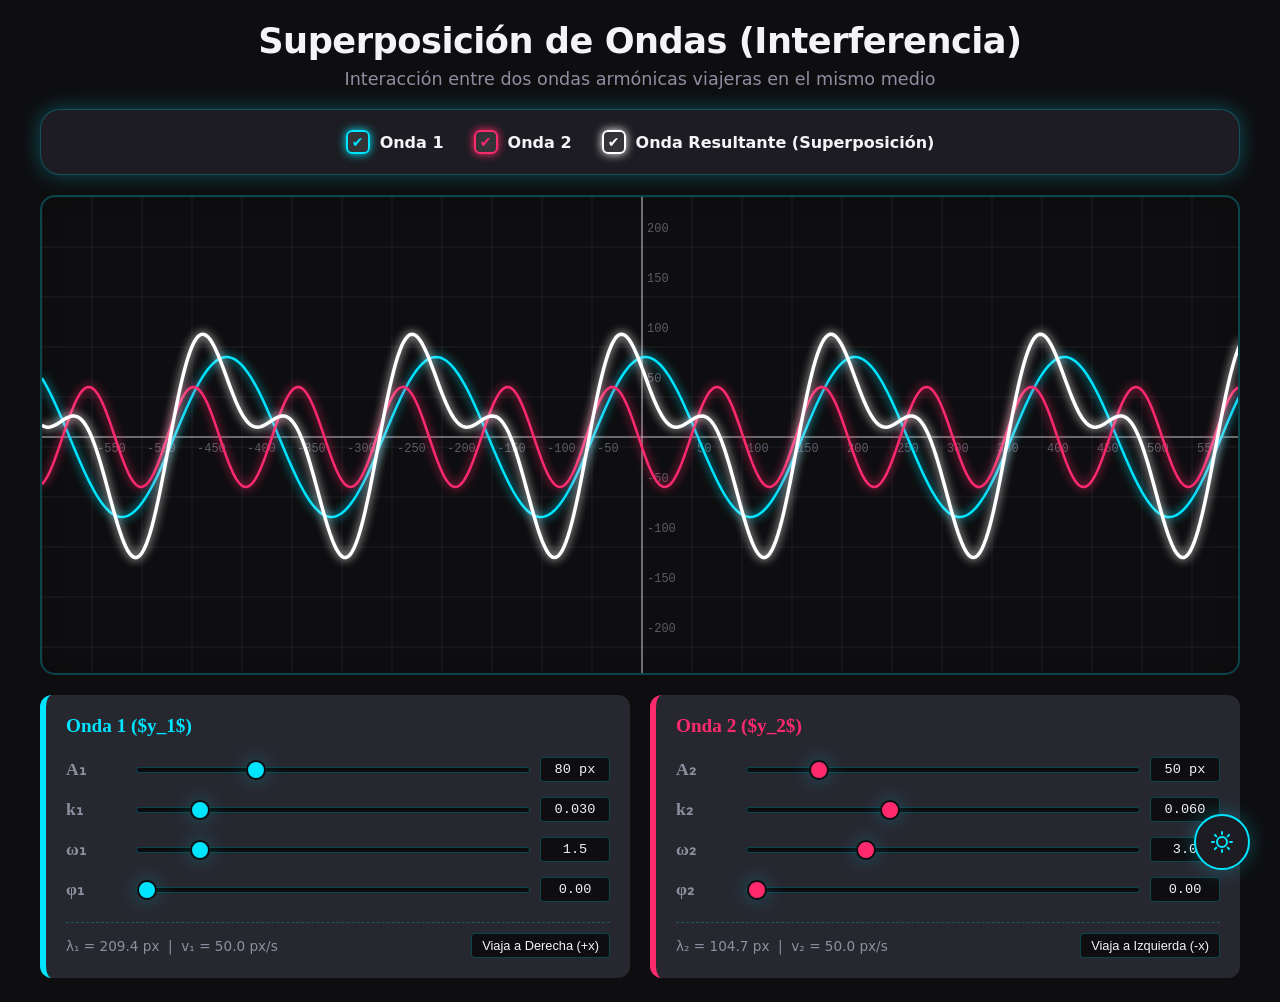
<file: animaciones/ondas-superposicion.html>
<!DOCTYPE html>
<html lang="es" data-theme="dark">
<head>
  <meta charset="UTF-8" />
  <meta name="viewport" content="width=device-width, initial-scale=1.0" />
  <title>Simulación: Superposición de Ondas</title>
  <style>
    /* =========================================================
       1. SISTEMA DE TEMAS (CSS CUSTOM PROPERTIES)
       ========================================================= */
    :root {
      --bg-primary: #0E0E10;
      --bg-secondary: #16161A;
      --bg-tertiary: #1E1E24;
      --text-primary: #F5F5F0;
      --text-secondary: #A0A0B0;
      --accent: #00E5FF;
      --accent-secondary: #B100E8;
      --accent-glow: rgba(0, 229, 255, 0.4);
      --shadow: 0 0 15px rgba(0, 229, 255, 0.2);
      --border-color: rgba(0, 229, 255, 0.3);
      --animation-speed: 2s;
      --animation-easing: cubic-bezier(0.4, 0, 0.2, 1);
      
      --onda-1: var(--accent);
      --onda-2: var(--accent-secondary);
      --onda-res: #FFFFFF;
    }

    :root[data-theme="light"] {
      --bg-primary: #FAFAF8;
      --bg-secondary: #F0F0EE;
      --bg-tertiary: #E5E5E2;
      --text-primary: #1A1A1A;
      --text-secondary: #5C5C66;
      --accent: #0B4A99;
      --accent-secondary: #E63946;
      --accent-glow: rgba(0, 0, 0, 0.05);
      --shadow: 0 4px 12px rgba(0, 0, 0, 0.08);
      --border-color: rgba(0, 0, 0, 0.1);
      --animation-speed: 4s;
      
      --onda-1: var(--accent);
      --onda-2: var(--accent-secondary);
      --onda-res: #333333;
    }

    :root[data-theme="dark"] {
      --bg-primary: #0E0E10;
      --bg-secondary: #1C1C22;
      --bg-tertiary: #272730;
      --text-primary: #F4F4F8;
      --text-secondary: #8E8EA0;
      --accent: #00E5FF;
      --accent-secondary: #FF2A6D;
      --accent-glow: rgba(0, 229, 255, 0.6);
      --shadow: 0 0 20px rgba(0, 229, 255, 0.3);
      --border-color: rgba(0, 229, 255, 0.25);
      --animation-speed: 1.5s;
      
      --onda-1: var(--accent);
      --onda-2: var(--accent-secondary);
      --onda-res: #FFFFFF;
    }

    :root[data-theme="forest"] {
      --bg-primary: #1B2D1A;
      --bg-secondary: #243B22;
      --bg-tertiary: #314D2E;
      --text-primary: #F5EDD6;
      --text-secondary: #A8C09A;
      --accent: #7FD44C;
      --accent-secondary: #F9A03F;
      --accent-glow: rgba(127, 212, 76, 0.2);
      --shadow: 0 8px 16px rgba(0, 0, 0, 0.4);
      --border-color: rgba(127, 212, 76, 0.2);
      --animation-speed: 5s;
      
      --onda-1: var(--accent);
      --onda-2: var(--accent-secondary);
      --onda-res: #FFFFFF;
    }

    :root[data-theme="sunset"] {
      --bg-primary: linear-gradient(135deg, #FF6B35 0%, #F7C59F 50%, #6B2D8B 100%);
      --bg-secondary: rgba(25, 10, 30, 0.5);
      --bg-tertiary: rgba(0, 0, 0, 0.3);
      --text-primary: #FFF0D6;
      --text-secondary: #FFB380;
      --accent: #FFF;
      --accent-secondary: #FFD166;
      --accent-glow: rgba(255, 255, 255, 0.5);
      --shadow: 0 10px 25px rgba(107, 45, 139, 0.5);
      --border-color: rgba(255, 255, 255, 0.15);
      --animation-speed: 6s;
      
      --onda-1: #4AF626;
      --onda-2: var(--accent-secondary);
      --onda-res: #FFFFFF;
    }

    :root[data-theme="ocean"] {
      --bg-primary: #0A1628;
      --bg-secondary: #112B47;
      --bg-tertiary: #19436A;
      --text-primary: #E0F2FE;
      --text-secondary: #7DD3FC;
      --accent: #06B6D4;
      --accent-secondary: #3B82F6;
      --accent-glow: rgba(6, 182, 212, 0.4);
      --shadow: 0 0 30px rgba(6, 182, 212, 0.2);
      --border-color: rgba(6, 182, 212, 0.3);
      --animation-speed: 3.5s;
      
      --onda-1: var(--accent);
      --onda-2: #F472B6; /* Pink para contraste en océano */
      --onda-res: #FFFFFF;
    }

    :root[data-theme="neon"] {
      --bg-primary: #000000;
      --bg-secondary: #0A0A0A;
      --bg-tertiary: #141414;
      --text-primary: #FFFFFF;
      --text-secondary: #B3B3B3;
      --accent: #FF00FF;
      --accent-secondary: #39FF14;
      --accent-glow: rgba(255, 0, 255, 0.8);
      --shadow: 0 0 10px var(--accent), 0 0 20px var(--accent), 0 0 30px var(--accent);
      --border-color: var(--accent);
      --animation-speed: 0.8s;
      
      --onda-1: var(--accent);
      --onda-2: var(--accent-secondary);
      --onda-res: #FFFF00; /* Amarillo eléctrico resultante */
    }

    :root[data-theme="aurora"] {
      --bg-primary: linear-gradient(-45deg, #020111, #20124d, #000022, #113333);
      --bg-secondary: rgba(0, 0, 0, 0.4);
      --bg-tertiary: rgba(0, 0, 0, 0.6);
      --text-primary: #E8FFFB;
      --text-secondary: #90E0D0;
      --accent: #00FFAA;
      --accent-secondary: #9D00FF;
      --accent-glow: rgba(0, 255, 170, 0.6);
      --shadow: 0 0 20px rgba(0, 255, 170, 0.3), inset 0 0 30px rgba(157, 0, 255, 0.1);
      --border-color: rgba(0, 255, 170, 0.4);
      --animation-speed: 8s;
      
      --onda-1: var(--accent);
      --onda-2: var(--accent-secondary);
      --onda-res: #FFFFFF;
    }

    /* =========================================================
       2. ESTILOS GLOBALES E INTERFAZ
       ========================================================= */
    * { box-sizing: border-box; margin: 0; padding: 0; }
    
    html, body {
      font-family: 'Inter', system-ui, -apple-system, sans-serif;
      min-height: 100vh;
      overflow-x: hidden;
      transition: background 0.8s ease, color 0.8s ease, box-shadow 0.8s ease, border-color 0.8s ease, text-shadow 0.8s ease;
    }
    body {
      background: var(--bg-primary);
      background-size: 400% 400%;
      color: var(--text-primary);
      display: flex;
      flex-direction: column;
      align-items: center;
      padding: 20px;
    }
    @keyframes gradientShift { 0% { background-position: 0% 50%; } 50% { background-position: 100% 50%; } 100% { background-position: 0% 50%; } }
    :root[data-theme="sunset"] body, :root[data-theme="aurora"] body { animation: gradientShift var(--animation-speed) ease infinite; }

    header { text-align: center; margin-bottom: 20px; z-index: 10; }
    h1 { font-size: 2.2rem; font-weight: 800; letter-spacing: -0.5px; margin-bottom: 8px; }
    h2 { font-size: 1.1rem; font-weight: 400; color: var(--text-secondary); }

    .app-container {
      width: 100%;
      max-width: 1200px;
      display: flex;
      flex-direction: column;
      gap: 20px;
    }

    .glass-panel {
      background: var(--bg-secondary);
      border: 1px solid var(--border-color);
      border-radius: 20px;
      box-shadow: var(--shadow);
      padding: 20px;
      backdrop-filter: blur(16px);
      -webkit-backdrop-filter: blur(16px);
      transition: all 0.8s ease;
      position: relative;
    }
    :root[data-theme="forest"] .glass-panel { backdrop-filter: blur(4px); }
    :root[data-theme="ocean"] .glass-panel { backdrop-filter: blur(25px); border-radius: 30px;}
    :root[data-theme="neon"] h1 { text-shadow: 0 0 5px var(--accent-secondary), 0 0 10px var(--accent-secondary); animation: flicker var(--animation-speed) infinite alternate; }
    :root[data-theme="neon"] .glass-panel { box-shadow: 0 0 15px var(--accent), inset 0 0 10px var(--accent); border: 2px solid var(--accent); border-radius: 0; }
    @keyframes flicker { 0%, 19%, 21%, 23%, 25%, 54%, 56%, 100% { opacity: 1; } 20%, 24%, 55% { opacity: 0.5; } }

    /* Canvas Cartesiano Estilizado */
    .canvas-wrapper {
      position: relative;
      width: 100%;
      height: 480px;
      background: var(--bg-primary);
      border-radius: 15px;
      overflow: hidden;
      border: 2px solid var(--border-color);
      box-shadow: inset 0 0 20px rgba(0,0,0,0.2);
    }
    :root[data-theme="neon"] .canvas-wrapper { border-radius: 0; border: 2px solid var(--accent); }
    :root[data-theme="light"] .canvas-wrapper { background: #FFFFFF; }
    
    canvas { display: block; width: 100%; height: 100%; }

    .scanlines {
      position: absolute; top: 0; left: 0; width: 100%; height: 100%;
      background: linear-gradient(to bottom, rgba(255,255,255,0), rgba(255,255,255,0) 50%, rgba(0,0,0,0.1) 50%, rgba(0,0,0,0.1));
      background-size: 100% 4px; pointer-events: none; opacity: 0; transition: opacity 0.5s ease;
    }
    :root[data-theme="neon"] .scanlines { opacity: 1; }

    /* Toggles Superiores */
    .toggles-bar {
      display: flex;
      justify-content: center;
      gap: 30px;
      flex-wrap: wrap;
    }
    .toggle-item {
      display: flex;
      align-items: center;
      gap: 10px;
      font-weight: 600;
      color: var(--text-primary);
      cursor: pointer;
      user-select: none;
    }
    .toggle-item input { display: none; }
    .toggle-box {
      width: 24px;
      height: 24px;
      border: 2px solid;
      border-radius: 6px;
      display: flex;
      align-items: center;
      justify-content: center;
      transition: all 0.3s;
    }
    :root[data-theme="neon"] .toggle-box { border-radius: 0; }
    .toggle-item input:checked + .toggle-box::after {
      content: '✔';
      color: inherit;
      font-size: 14px;
      font-weight: 900;
    }

    #toggle-c-1 { border-color: var(--onda-1); color: var(--onda-1); }
    #toggle-c-2 { border-color: var(--onda-2); color: var(--onda-2); }
    #toggle-c-r { border-color: var(--onda-res); color: var(--onda-res); }

    .toggle-item input:checked + #toggle-c-1 { background: rgba(255,255,255,0.1); box-shadow: 0 0 10px var(--onda-1); }
    .toggle-item input:checked + #toggle-c-2 { background: rgba(255,255,255,0.1); box-shadow: 0 0 10px var(--onda-2); }
    .toggle-item input:checked + #toggle-c-r { background: rgba(255,255,255,0.1); box-shadow: 0 0 10px var(--onda-res); }

    /* Panel de Controles Dividido (Onda 1 y Onda 2) */
    .controls-grid {
      display: grid;
      grid-template-columns: 1fr 1fr;
      gap: 20px;
    }
    @media (max-width: 800px) { .controls-grid { grid-template-columns: 1fr; } }
    
    .wave-panel {
      background: var(--bg-tertiary);
      padding: 20px;
      border-radius: 12px;
      border-left: 6px solid;
      display: flex;
      flex-direction: column;
      gap: 15px;
    }
    :root[data-theme="neon"] .wave-panel { border-radius: 0; }
    #panel-1 { border-left-color: var(--onda-1); }
    #panel-2 { border-left-color: var(--onda-2); }

    .panel-title {
      font-size: 1.2rem;
      font-weight: 800;
      margin-bottom: 5px;
      font-family: 'Cambria Math', 'Times New Roman', serif;
    }
    #panel-1 .panel-title { color: var(--onda-1); }
    #panel-2 .panel-title { color: var(--onda-2); }

    .slider-row {
      display: grid;
      grid-template-columns: 60px 1fr 70px;
      align-items: center;
      gap: 10px;
    }
    .slider-param {
      font-family: 'Cambria Math', 'Times New Roman', serif;
      font-size: 1.1rem;
      font-weight: bold;
      color: var(--text-secondary);
    }
    
    input[type=range] { -webkit-appearance: none; width: 100%; background: transparent; }
    input[type=range]:focus { outline: none; }
    input[type=range]::-webkit-slider-runnable-track { width: 100%; height: 6px; cursor: pointer; background: var(--bg-primary); border-radius: 3px; border: 1px solid var(--border-color); box-shadow: inset 0 1px 3px rgba(0,0,0,0.3); }
    input[type=range]::-webkit-slider-thumb {
      box-shadow: var(--shadow); border: 2px solid var(--bg-primary); height: 20px; width: 20px; border-radius: 50%; cursor: pointer; -webkit-appearance: none; margin-top: -8px; transition: transform 0.1s;
    }
    input[type=range]::-webkit-slider-thumb:hover { transform: scale(1.2); }
    :root[data-theme="neon"] input[type=range]::-webkit-slider-thumb { border-radius: 0; border: 1px solid var(--text-primary); }
    :root[data-theme="neon"] input[type=range]::-webkit-slider-runnable-track { border-radius: 0; }

    #panel-1 input[type=range]::-webkit-slider-thumb { background: var(--onda-1); }
    #panel-2 input[type=range]::-webkit-slider-thumb { background: var(--onda-2); }

    .slider-val {
      background: var(--bg-primary);
      padding: 4px 6px;
      border-radius: 4px;
      font-size: 0.85rem;
      text-align: center;
      font-family: monospace;
      border: 1px solid var(--border-color);
      color: var(--text-primary);
    }
    :root[data-theme="neon"] .slider-val { border-radius: 0; }

    /* Dirección y Data */
    .wave-data {
      display: flex;
      justify-content: space-between;
      align-items: center;
      margin-top: 5px;
      padding-top: 10px;
      border-top: 1px dashed var(--border-color);
      font-size: 0.85rem;
      color: var(--text-secondary);
    }
    .dir-toggle {
      background: var(--bg-primary);
      color: var(--text-primary);
      border: 1px solid var(--border-color);
      padding: 4px 10px;
      border-radius: 4px;
      cursor: pointer;
      font-size: 0.8rem;
    }
    :root[data-theme="neon"] .dir-toggle { border-radius: 0; }

    /* Theme Selector UI Flotante */
    .theme-selector-container { position: fixed; bottom: 30px; right: 30px; z-index: 100; display: flex; flex-direction: column; align-items: flex-end; gap: 15px; }
    .theme-selector-toggle { width: 56px; height: 56px; border-radius: 50%; background: var(--bg-secondary); border: 2px solid var(--accent); color: var(--accent); display: flex; justify-content: center; align-items: center; cursor: pointer; box-shadow: var(--shadow); font-size: 1.5rem; transition: all 0.4s cubic-bezier(0.175, 0.885, 0.32, 1.275); }
    :root[data-theme="neon"] .theme-selector-toggle { border-radius: 0; background: #000; }
    .theme-selector-toggle:hover { transform: scale(1.1) rotate(15deg); background: var(--accent); color: var(--bg-primary); }
    .theme-list { display: flex; flex-direction: column-reverse; gap: 10px; opacity: 0; pointer-events: none; transform: translateY(20px) scale(0.9); transition: all 0.4s cubic-bezier(0.175, 0.885, 0.32, 1.275); background: var(--bg-secondary); padding: 12px; border-radius: 30px; border: 1px solid var(--border-color); box-shadow: var(--shadow); }
    :root[data-theme="neon"] .theme-list { border-radius: 0; }
    .theme-selector-container:hover .theme-list, .theme-list.active { opacity: 1; pointer-events: all; transform: translateY(0) scale(1); }
    .theme-btn { width: 40px; height: 40px; border-radius: 50%; border: 2px solid var(--bg-primary); cursor: pointer; position: relative; transition: transform 0.2s; }
    :root[data-theme="neon"] .theme-btn { border-radius: 0; }
    .theme-btn:hover { transform: scale(1.2); }
    .theme-btn.active-theme::after { content: ''; position: absolute; top: -4px; right: -4px; bottom: -4px; left: -4px; border: 2px solid var(--accent); border-radius: 50%; }
    :root[data-theme="neon"] .theme-btn.active-theme::after { border-radius: 0; }
    .theme-btn::before { content: attr(data-name); position: absolute; right: 55px; top: 50%; transform: translateY(-50%); background: var(--bg-primary); color: var(--text-primary); padding: 4px 10px; border-radius: 4px; font-size: 0.8rem; white-space: nowrap; opacity: 0; pointer-events: none; transition: opacity 0.2s; border: 1px solid var(--border-color); box-shadow: 0 2px 5px rgba(0,0,0,0.2); }
    .theme-btn:hover::before { opacity: 1; }
    .btn-light { background: #FAFAF8; } .btn-dark { background: #0E0E10; } .btn-forest { background: #1B2D1A; } .btn-sunset { background: linear-gradient(135deg, #FF6B35, #6B2D8B); } .btn-ocean { background: #0A1628; } .btn-neon { background: #000; border-color: #FF00FF !important; } .btn-aurora { background: linear-gradient(-45deg, #20124d, #113333); }

    /* Footer / FPS */
    .footer-panel {
      display: flex; justify-content: flex-end; align-items: center; gap: 15px; margin-top: -10px;
    }
  </style>
</head>
<body>

  <!-- Theme Selector -->
  <div class="theme-selector-container" id="themeContainer">
    <div class="theme-list" id="themeList">
      <button class="theme-btn btn-aurora" data-theme-val="aurora" data-name="Aurora"></button>
      <button class="theme-btn btn-neon" data-theme-val="neon" data-name="Neon"></button>
      <button class="theme-btn btn-ocean" data-theme-val="ocean" data-name="Ocean"></button>
      <button class="theme-btn btn-sunset" data-theme-val="sunset" data-name="Sunset"></button>
      <button class="theme-btn btn-forest" data-theme-val="forest" data-name="Forest"></button>
      <button class="theme-btn btn-dark" data-theme-val="dark" data-name="Dark"></button>
      <button class="theme-btn btn-light" data-theme-val="light" data-name="Light"></button>
    </div>
    <div class="theme-selector-toggle" id="themeToggle">
      <svg width="24" height="24" viewBox="0 0 24 24" fill="none" stroke="currentColor" stroke-width="2" stroke-linecap="round" stroke-linejoin="round">
        <path d="M12 2v2M12 20v2M4.93 4.93l1.41 1.41M17.66 17.66l1.41 1.41M2 12h2M20 12h2M6.34 17.66l-1.41 1.41M19.07 4.93l-1.41 1.41"/>
        <circle cx="12" cy="12" r="5"/>
      </svg>
    </div>
  </div>

  <header>
    <h1>Superposición de Ondas (Interferencia)</h1>
    <h2>Interacción entre dos ondas armónicas viajeras en el mismo medio</h2>
  </header>

  <div class="app-container">
    
    <!-- Toggles Visibilidad -->
    <div class="glass-panel toggles-bar">
      <label class="toggle-item">
        <input type="checkbox" id="chk-w1" checked>
        <div class="toggle-box" id="toggle-c-1"></div>
        Onda 1
      </label>
      <label class="toggle-item">
        <input type="checkbox" id="chk-w2" checked>
        <div class="toggle-box" id="toggle-c-2"></div>
        Onda 2
      </label>
      <label class="toggle-item">
        <input type="checkbox" id="chk-wr" checked>
        <div class="toggle-box" id="toggle-c-r"></div>
        Onda Resultante (Superposición)
      </label>
    </div>

    <!-- Canvas -->
    <div class="canvas-wrapper">
      <div class="scanlines"></div>
      <canvas id="waveCanvas"></canvas>
    </div>

    <!-- Controles Divididos -->
    <div class="controls-grid">
      <!-- ONDA 1 -->
      <div class="wave-panel" id="panel-1">
        <div class="panel-title">Onda 1 ($y_1$)</div>
        
        <div class="slider-row">
          <span class="slider-param">A₁</span>
          <input type="range" id="w1-a" min="10" max="250" value="80">
          <span class="slider-val" id="v1-a">80 px</span>
        </div>
        <div class="slider-row">
          <span class="slider-param">k₁</span>
          <input type="range" id="w1-k" min="10" max="150" value="30">
          <span class="slider-val" id="v1-k">0.03</span>
        </div>
        <div class="slider-row">
          <span class="slider-param">&omega;₁</span>
          <input type="range" id="w1-w" min="1" max="100" value="15">
          <span class="slider-val" id="v1-w">1.5</span>
        </div>
        <div class="slider-row">
          <span class="slider-param">&phi;₁</span>
          <input type="range" id="w1-p" min="0" max="628" value="0">
          <span class="slider-val" id="v1-p">0.0</span>
        </div>

        <div class="wave-data">
          <div><span id="d1-lam">&lambda;₁ = 209.4 px</span> &nbsp;|&nbsp; <span id="d1-vel">v₁ = 50.0 px/s</span></div>
          <button class="dir-toggle" id="btn-dir1" data-val="-1">Viaja a Derecha (+x)</button>
        </div>
      </div>

      <!-- ONDA 2 -->
      <div class="wave-panel" id="panel-2">
        <div class="panel-title">Onda 2 ($y_2$)</div>
        
        <div class="slider-row">
          <span class="slider-param">A₂</span>
          <input type="range" id="w2-a" min="10" max="250" value="50">
          <span class="slider-val" id="v2-a">50 px</span>
        </div>
        <div class="slider-row">
          <span class="slider-param">k₂</span>
          <input type="range" id="w2-k" min="10" max="150" value="60">
          <span class="slider-val" id="v2-k">0.06</span>
        </div>
        <div class="slider-row">
          <span class="slider-param">&omega;₂</span>
          <input type="range" id="w2-w" min="1" max="100" value="30">
          <span class="slider-val" id="v2-w">3.0</span>
        </div>
        <div class="slider-row">
          <span class="slider-param">&phi;₂</span>
          <input type="range" id="w2-p" min="0" max="628" value="0">
          <span class="slider-val" id="v2-p">0.0</span>
        </div>

        <div class="wave-data">
          <div><span id="d2-lam">&lambda;₂ = 104.7 px</span> &nbsp;|&nbsp; <span id="d2-vel">v₂ = 50.0 px/s</span></div>
          <button class="dir-toggle" id="btn-dir2" data-val="1">Viaja a Izquierda (-x)</button>
        </div>
      </div>
    </div>
    
  </div>

  <script>
    /* =========================================================
       1. MANEJO DE TEMAS (CSS Custom Properties)
       ========================================================= */
    const rootEl = document.documentElement;
    const themeBtns = document.querySelectorAll('.theme-btn');
    let currentTheme = localStorage.getItem('app-theme') || 'dark';

    function applyTheme(themeName) {
      if(!themeName) return;
      rootEl.setAttribute('data-theme', themeName);
      themeBtns.forEach(btn => btn.classList.toggle('active-theme', btn.dataset.themeVal === themeName));
    }

    applyTheme(currentTheme);
    themeBtns.forEach(btn => {
      btn.addEventListener('click', (e) => {
        const theme = e.target.dataset.themeVal;
        currentTheme = theme;
        localStorage.setItem('app-theme', theme);
        applyTheme(theme);
      });
      btn.addEventListener('mouseenter', (e) => rootEl.setAttribute('data-theme', e.target.dataset.themeVal));
      btn.addEventListener('mouseleave', () => applyTheme(currentTheme));
    });
    document.getElementById('themeToggle').addEventListener('click', () => document.getElementById('themeList').classList.toggle('active'));

    /* =========================================================
       2. MOTOR SIMULADOR CARTESIANO DE SUPERPOSICIÓN
       ========================================================= */
    const canvas = document.getElementById('waveCanvas');
    const ctx = canvas.getContext('2d');

    // Estado Físico
    let W1 = { A: 80, k: 0.03, w: 1.5, p: 0, sign: -1, visible: true };
    let W2 = { A: 50, k: 0.06, w: 3.0, p: 0, sign: 1, visible: true };
    let WR = { visible: true };
    let globalT = 0;

    // Configuración UI
    const q = (id) => document.getElementById(id);
    
    // Toggles
    q('chk-w1').addEventListener('change', e => W1.visible = e.target.checked);
    q('chk-w2').addEventListener('change', e => W2.visible = e.target.checked);
    q('chk-wr').addEventListener('change', e => WR.visible = e.target.checked);

    // Dirs
    q('btn-dir1').addEventListener('click', function() {
      W1.sign = W1.sign * -1;
      this.textContent = W1.sign === -1 ? 'Viaja a Derecha (+x)' : 'Viaja a Izquierda (-x)';
    });
    q('btn-dir2').addEventListener('click', function() {
      W2.sign = W2.sign * -1;
      this.textContent = W2.sign === -1 ? 'Viaja a Derecha (+x)' : 'Viaja a Izquierda (-x)';
    });

    // Actualización derivada
    function updateState() {
      W1.A = parseInt(q('w1-a').value);
      W1.k = parseInt(q('w1-k').value) / 1000;
      W1.w = parseInt(q('w1-w').value) / 10;
      W1.p = parseInt(q('w1-p').value) / 100;
      
      q('v1-a').textContent = `${W1.A} px`;
      q('v1-k').textContent = `${W1.k.toFixed(3)}`;
      q('v1-w').textContent = `${W1.w.toFixed(1)}`;
      q('v1-p').textContent = `${W1.p.toFixed(2)}`;
      
      let lam1 = (2*Math.PI)/W1.k;
      let v1 = W1.w/W1.k;
      q('d1-lam').innerHTML = `&lambda;₁ = ${lam1.toFixed(1)} px`;
      q('d1-vel').innerHTML = `v₁ = ${v1.toFixed(1)} px/s`;

      W2.A = parseInt(q('w2-a').value);
      W2.k = parseInt(q('w2-k').value) / 1000;
      W2.w = parseInt(q('w2-w').value) / 10;
      W2.p = parseInt(q('w2-p').value) / 100;

      q('v2-a').textContent = `${W2.A} px`;
      q('v2-k').textContent = `${W2.k.toFixed(3)}`;
      q('v2-w').textContent = `${W2.w.toFixed(1)}`;
      q('v2-p').textContent = `${W2.p.toFixed(2)}`;
      
      let lam2 = (2*Math.PI)/W2.k;
      let v2 = W2.w/W2.k;
      q('d2-lam').innerHTML = `&lambda;₂ = ${lam2.toFixed(1)} px`;
      q('d2-vel').innerHTML = `v₂ = ${v2.toFixed(1)} px/s`;
    }

    ['w1-a','w1-k','w1-w','w1-p','w2-a','w2-k','w2-w','w2-p'].forEach(id => {
      q(id).addEventListener('input', updateState);
    });
    updateState();

    // Resize HDPI
    function resize() {
      const rect = canvas.parentElement.getBoundingClientRect();
      const dpr = window.devicePixelRatio || 1;
      canvas.width = rect.width * dpr;
      canvas.height = rect.height * dpr;
      ctx.scale(dpr, dpr);
      canvas.style.width = `${rect.width}px`;
      canvas.style.height = `${rect.height}px`;
    }
    window.addEventListener('resize', resize);
    resize();

    // Obtener Colores CSS
    function getThemeColors() {
      const s = getComputedStyle(document.body);
      return {
        bg: s.getPropertyValue('--bg-primary').trim(),
        textSec: s.getPropertyValue('--text-secondary').trim(),
        text: s.getPropertyValue('--text-primary').trim(),
        onda1: s.getPropertyValue('--onda-1').trim(),
        onda2: s.getPropertyValue('--onda-2').trim(),
        ondaRes: s.getPropertyValue('--onda-res').trim()
      };
    }

    function render() {
      const w = parseInt(canvas.style.width);
      const h = parseInt(canvas.style.height);
      const cx = w / 2;
      const cy = h / 2;

      ctx.clearRect(0, 0, w, h);
      const c = getThemeColors();

      // 1. DIBUJAR MALLA
      ctx.lineWidth = 1;
      ctx.strokeStyle = c.textSec;
      ctx.globalAlpha = 0.15;
      ctx.beginPath();
      for(let x=0; x<=w; x+=50) { let oX = (cx%50)+(x-(cx%50)); ctx.moveTo(oX,0); ctx.lineTo(oX,h); }
      for(let y=0; y<=h; y+=50) { let oY = (cy%50)+(y-(cy%50)); ctx.moveTo(0,oY); ctx.lineTo(w,oY); }
      ctx.stroke();

      // Ejes
      ctx.globalAlpha = 0.8; ctx.strokeStyle = c.text;
      ctx.beginPath(); ctx.moveTo(0, cy); ctx.lineTo(w, cy); ctx.moveTo(cx, 0); ctx.lineTo(cx, h); ctx.stroke();
      
      // Rotulos
      ctx.fillStyle = c.textSec; ctx.font = "12px monospace"; ctx.globalAlpha = 0.6;
      for(let i=-12; i<=12; i++) {
        if(i===0) continue;
        let pX = cx + i*50; let pY = cy - i*50;
        if(pX>0 && pX<w) ctx.fillText(i*50, pX+5, cy+15);
        if(pY>0 && pY<h) ctx.fillText(i*50, cx+5, pY-5);
      }
      ctx.globalAlpha = 1.0;

      // 2. ACTUALIZAR TIEMPO
      let realThemeSpeed = parseFloat(getComputedStyle(document.body).getPropertyValue('--animation-speed')) || 2;
      let dt = (60 / realThemeSpeed) * 0.005 * 1.0;
      globalT += dt;

      // GLOW EN ONDAS INDIVIDUALES DEP DE TEMA
      if(currentTheme === 'neon' || currentTheme === 'aurora' || currentTheme === 'dark') {
          ctx.shadowBlur = 10;
      } else { ctx.shadowBlur = 0; }

      // 3. TRAZADO ONDA 1
      if(W1.visible) {
        ctx.beginPath();
        ctx.strokeStyle = c.onda1;
        ctx.shadowColor = c.onda1;
        ctx.lineWidth = 2.5;
        let first = true;
        for(let px = 0; px <= w; px+=2) {
          let xm = px - cx;
          let ym = W1.A * Math.sin(W1.k * xm + W1.sign * W1.w * globalT + W1.p);
          let py = cy - ym;
          if(first) { ctx.moveTo(px, py); first = false; } else ctx.lineTo(px, py);
        }
        ctx.stroke();
      }

      // 4. TRAZADO ONDA 2
      if(W2.visible) {
        ctx.beginPath();
        ctx.strokeStyle = c.onda2;
        ctx.shadowColor = c.onda2;
        ctx.lineWidth = 2.5;
        let first = true;
        for(let px = 0; px <= w; px+=2) {
          let xm = px - cx;
          let ym = W2.A * Math.sin(W2.k * xm + W2.sign * W2.w * globalT + W2.p);
          let py = cy - ym;
          if(first) { ctx.moveTo(px, py); first = false; } else ctx.lineTo(px, py);
        }
        ctx.stroke();
      }

      // 5. TRAZADO RESULTANTE
      if(WR.visible) {
        if(currentTheme === 'neon' || currentTheme === 'aurora' || currentTheme === 'ocean') { ctx.shadowBlur = 15; }
        ctx.beginPath();
        ctx.strokeStyle = c.ondaRes;
        ctx.shadowColor = c.ondaRes;
        ctx.lineWidth = 3.5;
        let first = true;
        for(let px = 0; px <= w; px+=2) {
          let xm = px - cx;
          let y1m = W1.A * Math.sin(W1.k * xm + W1.sign * W1.w * globalT + W1.p);
          let y2m = W2.A * Math.sin(W2.k * xm + W2.sign * W2.w * globalT + W2.p);
          let ym = y1m + y2m; // Principio de Superposición
          let py = cy - ym;
          if(first) { ctx.moveTo(px, py); first = false; } else ctx.lineTo(px, py);
        }
        ctx.stroke();
      }

      ctx.shadowBlur = 0;
      requestAnimationFrame(render);
    }
    render();
  </script>
</body>
</html>
</file>
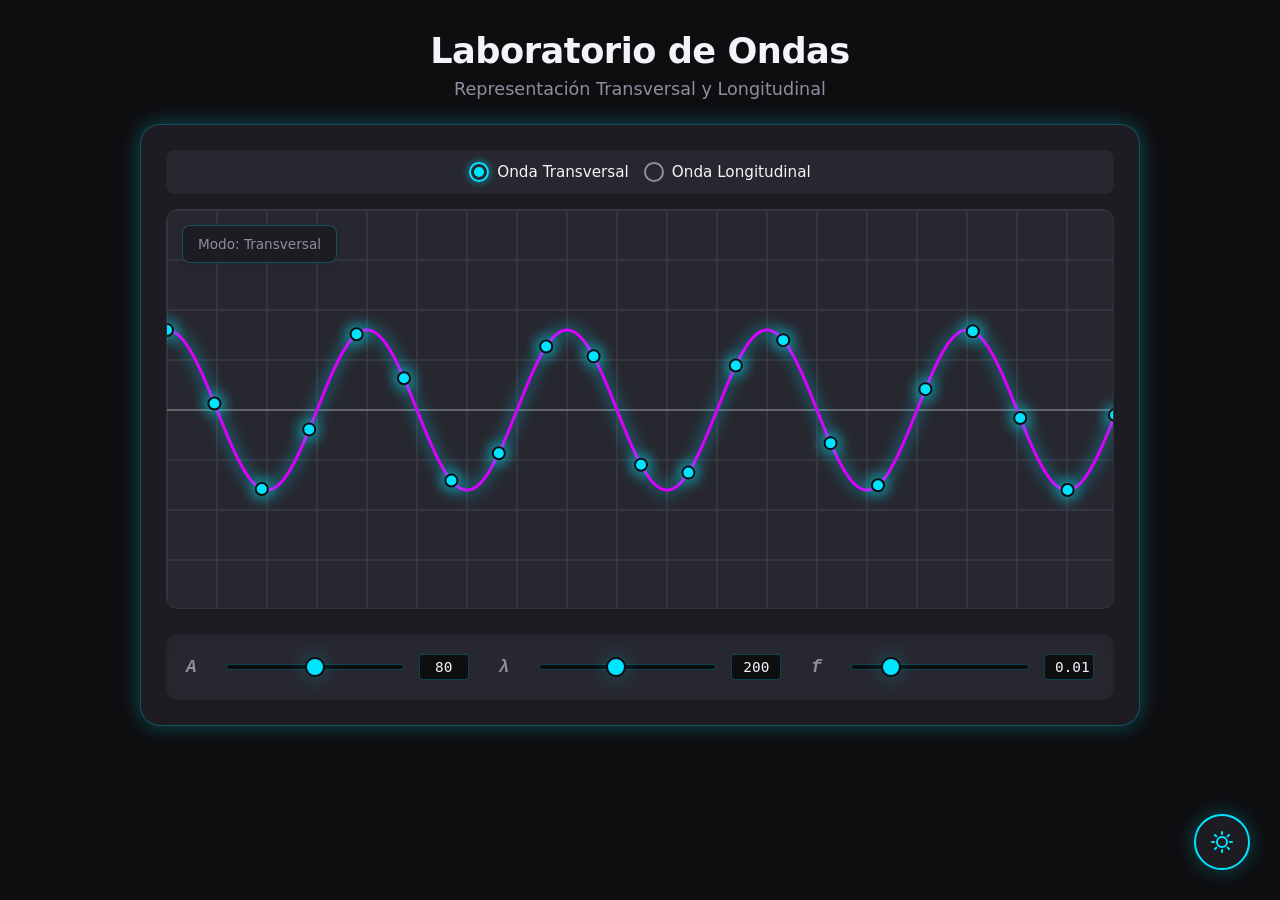
<file: animaciones/ondas-temas.html>
<!DOCTYPE html>
<html lang="es" data-theme="dark">
<head>
  <meta charset="UTF-8" />
  <meta name="viewport" content="width=device-width, initial-scale=1.0" />
  <title>Simulación: Ondas Transversales y Longitudinales</title>
  <style>
    /* =========================================================
       1. SISTEMA DE TEMAS (CSS CUSTOM PROPERTIES)
       ========================================================= */

    /* DEFAULT (Fallback a oscuro interactivo antes de montar JS) */
    :root {
      --bg-primary: #0E0E10;
      --bg-secondary: #16161A;
      --bg-tertiary: #1E1E24;
      --text-primary: #F5F5F0;
      --text-secondary: #A0A0B0;
      --accent: #00E5FF;
      --accent-secondary: #B100E8;
      --accent-glow: rgba(0, 229, 255, 0.4);
      --shadow: 0 0 15px rgba(0, 229, 255, 0.2);
      --border-color: rgba(0, 229, 255, 0.3);
      --animation-speed: 2s;
      --animation-easing: cubic-bezier(0.4, 0, 0.2, 1);
      --particle-color: #00E5FF;
      --overlay-color: rgba(14, 14, 16, 0.7);
    }

    /* 1. Theme: Light (Claro diurno) */
    :root[data-theme="light"] {
      --bg-primary: #FAFAF8;
      --bg-secondary: #F0F0EE;
      --bg-tertiary: #E5E5E2;
      --text-primary: #1A1A1A;
      --text-secondary: #5C5C66;
      --accent: #0B4A99;
      --accent-secondary: #4285F4;
      --accent-glow: rgba(0, 0, 0, 0.05); /* Sin brillo, solo sombra suave */
      --shadow: 0 4px 12px rgba(0, 0, 0, 0.08); /* Sombra difusa */
      --border-color: rgba(0, 0, 0, 0.1);
      --animation-speed: 4s; /* Lentas tipo respiración */
      --animation-easing: ease-in-out;
      --particle-color: #0B4A99;
      --overlay-color: rgba(250, 250, 248, 0.85);
    }

    /* 2. Theme: Dark (Oscuro nocturno) */
    :root[data-theme="dark"] {
      --bg-primary: #0E0E10;
      --bg-secondary: #1C1C22;
      --bg-tertiary: #272730;
      --text-primary: #F4F4F8;
      --text-secondary: #8E8EA0;
      --accent: #00E5FF; /* Cyan eléctrico */
      --accent-secondary: #D900FF; /* Violeta neón */
      --accent-glow: rgba(0, 229, 255, 0.6);
      --shadow: 0 0 20px rgba(0, 229, 255, 0.3); /* Glows de color */
      --border-color: rgba(0, 229, 255, 0.25);
      --animation-speed: 1.5s; /* Rápidas, brillo y pulso */
      --animation-easing: ease-in-out;
      --particle-color: #00E5FF;
      --overlay-color: rgba(14, 14, 16, 0.8);
    }

    /* 3. Theme: Forest (Naturaleza) */
    :root[data-theme="forest"] {
      --bg-primary: #1B2D1A;
      --bg-secondary: #243B22;
      --bg-tertiary: #314D2E;
      --text-primary: #F5EDD6; /* Marfil cálido */
      --text-secondary: #A8C09A;
      --accent: #7FD44C; /* Verde lima */
      --accent-secondary: #D4B84C; /* Dorado vegetal */
      --accent-glow: rgba(127, 212, 76, 0.2);
      --shadow: 0 8px 16px rgba(0, 0, 0, 0.4);
      --border-color: rgba(127, 212, 76, 0.2);
      --animation-speed: 5s; /* Lentas, hojas en viento */
      --animation-easing: ease-in-out;
      --particle-color: #7FD44C;
      --overlay-color: rgba(27, 45, 26, 0.75);
    }

    /* 4. Theme: Sunset (Atardecer) */
    :root[data-theme="sunset"] {
      --bg-primary: linear-gradient(135deg, #FF6B35 0%, #F7C59F 50%, #6B2D8B 100%);
      --bg-secondary: rgba(25, 10, 30, 0.5); /* Semi trans back */
      --bg-tertiary: rgba(0, 0, 0, 0.3);
      --text-primary: #FFF0D6;
      --text-secondary: #FFB380;
      --accent: #FF356B; /* Magenta coral */
      --accent-secondary: #FFB347;
      --accent-glow: rgba(255, 53, 107, 0.5);
      --shadow: 0 10px 25px rgba(107, 45, 139, 0.5);
      --border-color: rgba(255, 255, 255, 0.15);
      --animation-speed: 6s; /* Olas de calor lentas */
      --animation-easing: ease-in-out;
      --particle-color: #FFFFFF;
      --overlay-color: rgba(107, 45, 139, 0.6);
    }

    /* 5. Theme: Ocean (Acuático) */
    :root[data-theme="ocean"] {
      --bg-primary: #0A1628;
      --bg-secondary: #112B47;
      --bg-tertiary: #19436A;
      --text-primary: #E0F2FE; /* Blanco azulado */
      --text-secondary: #7DD3FC;
      --accent: #06B6D4; /* Turquesa */
      --accent-secondary: #2DD4BF; /* Aguamarina */
      --accent-glow: rgba(6, 182, 212, 0.4);
      --shadow: 0 0 30px rgba(6, 182, 212, 0.2);
      --border-color: rgba(6, 182, 212, 0.3);
      --animation-speed: 3.5s; /* Ondulantes */
      --animation-easing: ease-in-out;
      --particle-color: #38BDF8;
      --overlay-color: rgba(10, 22, 40, 0.7);
    }

    /* 6. Theme: Neon (Cyberpunk) */
    :root[data-theme="neon"] {
      --bg-primary: #000000;
      --bg-secondary: #0A0A0A;
      --bg-tertiary: #141414;
      --text-primary: #FFFFFF;
      --text-secondary: #B3B3B3;
      --accent: #FF00FF; /* Rosa neón */
      --accent-secondary: #39FF14; /* Verde neón */
      --accent-glow: rgba(255, 0, 255, 0.8);
      --shadow: 0 0 10px var(--accent), 0 0 20px var(--accent), 0 0 40px var(--accent); /* Intensidad */
      --border-color: var(--accent);
      --animation-speed: 0.8s; /* Velocidad alta, Glitch */
      --animation-easing: steps(2);
      --particle-color: #FFFF00; /* Amarillo eléctrico */
      --overlay-color: rgba(0, 0, 0, 0.9);
    }

    /* Bonus Theme: Aurora */
    :root[data-theme="aurora"] {
      --bg-primary: linear-gradient(-45deg, #020111, #20124d, #000022, #113333);
      --bg-secondary: rgba(0, 0, 0, 0.4);
      --bg-tertiary: rgba(0, 0, 0, 0.6);
      --text-primary: #E8FFFB;
      --text-secondary: #90E0D0;
      --accent: #00FFAA;
      --accent-secondary: #9D00FF;
      --accent-glow: rgba(0, 255, 170, 0.6);
      --shadow: 0 0 20px rgba(0, 255, 170, 0.3), inset 0 0 30px rgba(157, 0, 255, 0.1);
      --border-color: rgba(0, 255, 170, 0.4);
      --animation-speed: 8s; /* Auroras MUY lentas */
      --animation-easing: ease-in-out;
      --particle-color: #00FFAA;
      --overlay-color: rgba(2, 1, 17, 0.5);
    }

    /* =========================================================
       2. ESTILOS GLOBALES E INTERFAZ
       ========================================================= */

    * { box-sizing: border-box; margin: 0; padding: 0; }
    
    html, body {
      font-family: 'Inter', system-ui, -apple-system, sans-serif;
      min-height: 100vh;
      overflow-x: hidden;
      /* Transición SUAVE obligatoria para todas las variables en :root o body */
      transition: background 0.8s ease, color 0.8s ease, box-shadow 0.8s ease, border-color 0.8s ease, text-shadow 0.8s ease;
    }

    body {
      background: var(--bg-primary);
      background-size: 400% 400%; /* Preparado para fondos animados (sunset, aurora) */
      color: var(--text-primary);
      display: flex;
      flex-direction: column;
      align-items: center;
      padding: 30px 20px;
    }

    /* Animación genérica de fondo para temas que usan gradiente (Sunset, Aurora) */
    @keyframes gradientShift {
      0% { background-position: 0% 50%; }
      50% { background-position: 100% 50%; }
      100% { background-position: 0% 50%; }
    }
    :root[data-theme="sunset"] body, :root[data-theme="aurora"] body {
      animation: gradientShift var(--animation-speed) ease infinite;
    }

    /* Títulos y Header */
    header {
      text-align: center;
      margin-bottom: 25px;
      z-index: 10;
    }
    h1 {
      font-size: 2.2rem;
      font-weight: 800;
      letter-spacing: -0.5px;
      margin-bottom: 8px;
      color: var(--text-primary);
      transition: color 0.8s ease;
    }
    h2 {
      font-size: 1.1rem;
      font-weight: 400;
      color: var(--text-secondary);
    }

    /* Contenedor Principal Glassmorphism / UI Elements */
    .app-container {
      width: 100%;
      max-width: 1000px;
      background: var(--bg-secondary);
      border: 1px solid var(--border-color);
      border-radius: 20px;
      box-shadow: var(--shadow);
      padding: 25px;
      backdrop-filter: blur(16px);
      -webkit-backdrop-filter: blur(16px);
      transition: all 0.8s ease;
      position: relative;
      overflow: hidden;
    }

    /* Efectos Especiales reactivos al Tema en los paneles */
    :root[data-theme="forest"] .app-container { backdrop-filter: blur(4px); }
    :root[data-theme="ocean"] .app-container { backdrop-filter: blur(25px); border-radius: 30px;}
    :root[data-theme="neon"] h1 {
      text-shadow: 0 0 5px var(--accent-secondary), 0 0 10px var(--accent-secondary);
      animation: flicker var(--animation-speed) infinite alternate;
    }
    :root[data-theme="neon"] .app-container {
      box-shadow: 0 0 15px var(--accent), inset 0 0 10px var(--accent);
      border: 2px solid var(--accent);
      border-radius: 0;
    }

    @keyframes flicker {
      0%, 19%, 21%, 23%, 25%, 54%, 56%, 100% { opacity: 1; }
      20%, 24%, 55% { opacity: 0.5; }
    }

    /* Canvas Contenedor */
    .canvas-wrapper {
      position: relative;
      width: 100%;
      height: 400px;
      background: var(--bg-tertiary);
      border-radius: 12px;
      margin-top: 15px;
      margin-bottom: 25px;
      border: 1px solid rgba(255,255,255,0.05); /* Soft inner border */
      overflow: hidden;
      transition: all 0.8s ease;
    }
    :root[data-theme="neon"] .canvas-wrapper { border-radius: 0; border: 1px solid var(--accent-secondary); }

    canvas {
      display: block;
      width: 100%;
      height: 100%;
    }

    /* Efectos del canvas (Scanlines en neon) */
    .scanlines {
      position: absolute;
      top: 0; left: 0; width: 100%; height: 100%;
      background: linear-gradient(to bottom, rgba(255,255,255,0), rgba(255,255,255,0) 50%, rgba(0,0,0,0.1) 50%, rgba(0,0,0,0.1));
      background-size: 100% 4px;
      pointer-events: none;
      opacity: 0;
      transition: opacity 0.5s ease;
    }
    :root[data-theme="neon"] .scanlines { opacity: 1; }

    /* Controles Superiores (Botones de tipo de onda) */
    .controls-top {
      display: flex;
      justify-content: center;
      gap: 15px;
      margin-bottom: 10px;
      background: var(--bg-tertiary);
      padding: 12px;
      border-radius: 8px;
    }
    :root[data-theme="neon"] .controls-top { border-radius: 0; border: 1px solid var(--accent); }

    label.radio-btn {
      cursor: pointer;
      display: flex;
      align-items: center;
      gap: 8px;
      color: var(--text-primary);
      font-weight: 500;
      font-size: 0.95rem;
      user-select: none;
      transition: color 0.3s;
    }
    label.radio-btn input { display: none; }
    .radio-circle {
      width: 20px;
      height: 20px;
      border-radius: 50%;
      border: 2px solid var(--text-secondary);
      display: inline-block;
      position: relative;
      transition: all 0.3s ease;
    }
    :root[data-theme="neon"] .radio-circle { border-radius: 0; }
    
    label.radio-btn input:checked + .radio-circle {
      border-color: var(--accent);
      box-shadow: 0 0 8px var(--accent-glow);
    }
    label.radio-btn input:checked + .radio-circle::after {
      content: '';
      position: absolute;
      top: 50%; left: 50%;
      transform: translate(-50%, -50%);
      width: 10px; height: 10px;
      background: var(--accent);
      border-radius: 50%;
      transition: background 0.3s;
    }
    :root[data-theme="neon"] label.radio-btn input:checked + .radio-circle::after { border-radius: 0; }
    label.radio-btn:hover { color: var(--accent); }

    /* Controles Inferiores (Sliders físicos) */
    .controls-bottom {
      display: flex;
      flex-wrap: wrap;
      gap: 30px;
      justify-content: space-between;
      align-items: center;
      background: var(--bg-tertiary);
      padding: 20px;
      border-radius: 12px;
      box-shadow: inset 0 2px 10px rgba(0,0,0,0.1);
    }
    :root[data-theme="neon"] .controls-bottom { border-radius: 0; }

    .slider-group {
      display: flex;
      align-items: center;
      gap: 15px;
      flex: 1;
      min-width: 200px;
    }
    .slider-label {
      color: var(--text-secondary);
      font-weight: 600;
      font-family: 'Courier New', Courier, monospace;
      font-size: 1.1rem;
      width: 40px;
      text-shadow: 0 0 2px rgba(0,0,0,0.1);
    }
    
    /* Input Range Estilizado globalmente usando custom properties */
    input[type=range] {
      -webkit-appearance: none;
      width: 100%;
      background: transparent;
    }
    input[type=range]:focus { outline: none; }
    input[type=range]::-webkit-slider-runnable-track {
      width: 100%;
      height: 6px;
      cursor: pointer;
      background: var(--bg-primary);
      border-radius: 3px;
      border: 1px solid var(--border-color);
      box-shadow: inset 0 1px 3px rgba(0,0,0,0.3);
    }
    input[type=range]::-webkit-slider-thumb {
      box-shadow: var(--shadow);
      border: 2px solid var(--bg-primary);
      height: 20px;
      width: 20px;
      border-radius: 50%;
      background: var(--accent);
      cursor: pointer;
      -webkit-appearance: none;
      margin-top: -8px;
      transition: transform 0.1s, background 0.5s;
    }
    input[type=range]::-webkit-slider-thumb:hover { transform: scale(1.2); }
    :root[data-theme="neon"] input[type=range]::-webkit-slider-thumb { border-radius: 0; border: 1px solid var(--text-primary); }
    :root[data-theme="neon"] input[type=range]::-webkit-slider-runnable-track { border-radius: 0; }

    .slider-value {
      background: var(--bg-primary);
      color: var(--text-primary);
      padding: 4px 10px;
      border-radius: 4px;
      font-size: 0.9rem;
      min-width: 50px;
      text-align: center;
      font-family: monospace;
      border: 1px solid var(--border-color);
    }
    :root[data-theme="neon"] .slider-value { border-radius: 0; }

    /* =========================================================
       3. SELECTOR LOCALIZADOR DE TEMAS (UI FLOATING FLOTANTE)
       ========================================================= */

    .theme-selector-container {
      position: fixed;
      bottom: 30px;
      right: 30px;
      z-index: 100;
      display: flex;
      flex-direction: column;
      align-items: flex-end;
      gap: 15px;
    }

    .theme-selector-toggle {
      width: 56px;
      height: 56px;
      border-radius: 50%;
      background: var(--bg-secondary);
      border: 2px solid var(--accent);
      color: var(--accent);
      display: flex;
      justify-content: center;
      align-items: center;
      cursor: pointer;
      box-shadow: var(--shadow);
      font-size: 1.5rem;
      transition: all 0.4s cubic-bezier(0.175, 0.885, 0.32, 1.275);
    }
    :root[data-theme="neon"] .theme-selector-toggle { border-radius: 0; background: #000; }
    .theme-selector-toggle:hover {
      transform: scale(1.1) rotate(15deg);
      background: var(--accent);
      color: var(--bg-primary);
    }

    .theme-list {
      display: flex;
      flex-direction: column-reverse; /* Hacia arriba */
      gap: 10px;
      opacity: 0;
      pointer-events: none;
      transform: translateY(20px) scale(0.9);
      transition: all 0.4s cubic-bezier(0.175, 0.885, 0.32, 1.275);
      background: var(--bg-secondary);
      padding: 12px;
      border-radius: 30px;
      border: 1px solid var(--border-color);
      box-shadow: var(--shadow);
    }
    :root[data-theme="neon"] .theme-list { border-radius: 0; }
    
    .theme-selector-container:hover .theme-list,
    .theme-list.active {
      opacity: 1;
      pointer-events: all;
      transform: translateY(0) scale(1);
    }

    .theme-btn {
      width: 40px; height: 40px;
      border-radius: 50%;
      border: 2px solid var(--bg-primary);
      cursor: pointer;
      position: relative;
      transition: transform 0.2s;
    }
    :root[data-theme="neon"] .theme-btn { border-radius: 0; }
    .theme-btn:hover { transform: scale(1.2); }
    .theme-btn.active-theme::after {
      content: '';
      position: absolute;
      top: -4px; right: -4px; bottom: -4px; left: -4px;
      border: 2px solid var(--accent);
      border-radius: 50%;
    }
    :root[data-theme="neon"] .theme-btn.active-theme::after { border-radius: 0; }

    /* Tooltip */
    .theme-btn::before {
      content: attr(data-name);
      position: absolute;
      right: 55px;
      top: 50%;
      transform: translateY(-50%);
      background: var(--bg-primary);
      color: var(--text-primary);
      padding: 4px 10px;
      border-radius: 4px;
      font-size: 0.8rem;
      white-space: nowrap;
      opacity: 0;
      pointer-events: none;
      transition: opacity 0.2s;
      border: 1px solid var(--border-color);
      box-shadow: 0 2px 5px rgba(0,0,0,0.2);
    }
    .theme-btn:hover::before { opacity: 1; }

    /* Colores hardcodeados SOLO para los botones selectores */
    .btn-light { background: #FAFAF8; }
    .btn-dark { background: #0E0E10; }
    .btn-forest { background: #1B2D1A; }
    .btn-sunset { background: linear-gradient(135deg, #FF6B35, #6B2D8B); }
    .btn-ocean { background: #0A1628; }
    .btn-neon { background: #000; border-color: #FF00FF !important; }
    .btn-aurora { background: linear-gradient(-45deg, #20124d, #113333); }

    /* Info flotante */
    .legend {
      position: absolute;
      top: 15px; left: 15px;
      background: var(--bg-secondary);
      border: 1px solid var(--border-color);
      padding: 10px 15px;
      border-radius: 8px;
      font-size: 0.85rem;
      color: var(--text-secondary);
      pointer-events: none;
      box-shadow: 0 4px 10px rgba(0,0,0,0.1);
    }
    :root[data-theme="neon"] .legend { border-radius: 0; }
  </style>
</head>
<body>

  <!-- Selector Flotante de Temas -->
  <div class="theme-selector-container" id="themeContainer">
    <div class="theme-list" id="themeList">
      <!-- Los temas se añaden dinámicamente o estáticos. Aquí estáticos para control de orden -->
      <button class="theme-btn btn-aurora" data-theme-val="aurora" data-name="Aurora"></button>
      <button class="theme-btn btn-neon" data-theme-val="neon" data-name="Neon"></button>
      <button class="theme-btn btn-ocean" data-theme-val="ocean" data-name="Ocean"></button>
      <button class="theme-btn btn-sunset" data-theme-val="sunset" data-name="Sunset"></button>
      <button class="theme-btn btn-forest" data-theme-val="forest" data-name="Forest"></button>
      <button class="theme-btn btn-dark" data-theme-val="dark" data-name="Dark"></button>
      <button class="theme-btn btn-light" data-theme-val="light" data-name="Light"></button>
    </div>
    <div class="theme-selector-toggle" id="themeToggle">
      <svg width="24" height="24" viewBox="0 0 24 24" fill="none" stroke="currentColor" stroke-width="2" stroke-linecap="round" stroke-linejoin="round">
        <path d="M12 2v2M12 20v2M4.93 4.93l1.41 1.41M17.66 17.66l1.41 1.41M2 12h2M20 12h2M6.34 17.66l-1.41 1.41M19.07 4.93l-1.41 1.41"/>
        <circle cx="12" cy="12" r="5"/>
      </svg>
    </div>
  </div>

  <header>
    <h1>Laboratorio de Ondas</h1>
    <h2>Representación Transversal y Longitudinal</h2>
  </header>

  <div class="app-container">
    
    <!-- Controles Superiores: Modo de Onda -->
    <div class="controls-top">
      <label class="radio-btn">
        <input type="radio" name="waveMode" value="transverse" checked>
        <span class="radio-circle"></span>
        Onda Transversal
      </label>
      <label class="radio-btn">
        <input type="radio" name="waveMode" value="longitudinal">
        <span class="radio-circle"></span>
        Onda Longitudinal
      </label>
    </div>

    <!-- Canvas Principal -->
    <div class="canvas-wrapper">
      <div class="legend" id="simLegend">Modo: Transversal</div>
      <div class="scanlines"></div> <!-- Para tema Neon -->
      <canvas id="waveCanvas"></canvas>
    </div>

    <!-- Controles Inferiores: Parámetros -->
    <div class="controls-bottom">
      <div class="slider-group">
        <span class="slider-label"><i>A</i></span>
        <input type="range" id="ampSlider" min="10" max="150" value="80">
        <span class="slider-value" id="ampVal">80</span>
      </div>
      <div class="slider-group">
        <span class="slider-label"><i>&lambda;</i></span>
        <input type="range" id="lambdaSlider" min="50" max="400" value="200">
        <span class="slider-value" id="lambdaVal">200</span>
      </div>
      <div class="slider-group">
        <span class="slider-label"><i>f</i></span>
        <input type="range" id="freqSlider" min="1" max="50" value="10">
        <span class="slider-value" id="freqVal">0.01</span>
      </div>
    </div>
  </div>

  <script>
    /* =========================================================
       1. GESTIÓN DEL SISTEMA DE TEMAS
       ========================================================= */
    const rootEl = document.documentElement;
    const themeBtns = document.querySelectorAll('.theme-btn');
    let currentTheme = localStorage.getItem('app-theme') || 'dark'; // Tema por defecto
    let temporaryTheme = null; // Para preview en hover

    function applyTheme(themeName) {
      if(!themeName) return;
      rootEl.setAttribute('data-theme', themeName);
      
      // Actualizar UI
      themeBtns.forEach(btn => {
        if(btn.dataset.themeVal === themeName && themeName === currentTheme) {
          btn.classList.add('active-theme');
        } else {
          btn.classList.remove('active-theme');
        }
      });
    }

    // Inicializar Tema
    applyTheme(currentTheme);

    // Lógica Intersiva UI Temas
    themeBtns.forEach(btn => {
      // Aplicación definitiva al dar Clic
      btn.addEventListener('click', (e) => {
        const theme = e.target.dataset.themeVal;
        currentTheme = theme;
        localStorage.setItem('app-theme', theme);
        temporaryTheme = null; // Reset
        applyTheme(theme);
      });

      // Preview al pasar el ratón (Hover)
      btn.addEventListener('mouseenter', (e) => {
        const hoverTheme = e.target.dataset.themeVal;
        rootEl.setAttribute('data-theme', hoverTheme);
        // Marcamos temporalmente (sin guardar en LocalStorage ni afectar el botón activo)
      });

      // Volver a la normalidad al retirar ratón (Mouseout)
      btn.addEventListener('mouseleave', () => {
        applyTheme(currentTheme);
      });
    });

    // Menú toggle en móvil (opcional pero ayuda interacciones)
    document.getElementById('themeToggle').addEventListener('click', () => {
      document.getElementById('themeList').classList.toggle('active');
    });

    /* =========================================================
       2. LÓGICA DE SIMULACIÓN Y MOTOR CANVAS
       ========================================================= */
    const canvas = document.getElementById('waveCanvas');
    const ctx = canvas.getContext('2d');
    
    // UI Elements
    const radios = document.getElementsByName('waveMode');
    const ampSlider = document.getElementById('ampSlider');
    const lambdaSlider = document.getElementById('lambdaSlider');
    const freqSlider = document.getElementById('freqSlider');
    const simLegend = document.getElementById('simLegend');

    // Values Elements
    const ampVal = document.getElementById('ampVal');
    const lambdaVal = document.getElementById('lambdaVal');
    const freqVal = document.getElementById('freqVal');

    // Estado físico
    let params = {
      mode: 'transverse', // transverse | longitudinal
      A: parseInt(ampSlider.value), // Amplitud gráfica
      lambda: parseInt(lambdaSlider.value), // Longitud de onda en pixels
      f: parseInt(freqSlider.value) / 1000, // Frecuencia escalada gráficamente
      t: 0 // Tiempo contínuo
    };

    // Ajuste de canvas a la resolución real (Anti-aliasing)
    function resize() {
      const rect = canvas.parentElement.getBoundingClientRect();
      // Para Retinas
      const dpr = window.devicePixelRatio || 1;
      canvas.width = rect.width * dpr;
      canvas.height = rect.height * dpr;
      ctx.scale(dpr, dpr);
      canvas.style.width = `${rect.width}px`;
      canvas.style.height = `${rect.height}px`;
    }
    window.addEventListener('resize', resize);
    resize();

    // Listeners Controles
    radios.forEach(radio => {
      radio.addEventListener('change', (e) => {
        params.mode = e.target.value;
        simLegend.textContent = `Modo: ${params.mode === 'transverse' ? 'Transversal' : 'Longitudinal'}`;
      });
    });

    ampSlider.addEventListener('input', (e) => {
      params.A = parseInt(e.target.value);
      ampVal.textContent = params.A;
    });
    lambdaSlider.addEventListener('input', (e) => {
      params.lambda = parseInt(e.target.value);
      lambdaVal.textContent = params.lambda;
    });
    freqSlider.addEventListener('input', (e) => {
      params.f = parseInt(e.target.value) / 1000;
      freqVal.textContent = (parseInt(e.target.value) / 1000).toFixed(3);
    });

    // Obtener variables dinámicas de :root CSS 
    // Magia que vincula JS y el sistema de Custom Properties de CSS en tiempo real
    function getThemeColors() {
      const computedStyle = getComputedStyle(document.body);
      return {
        accent: computedStyle.getPropertyValue('--accent').trim(),
        accentSecondary: computedStyle.getPropertyValue('--accent-secondary').trim(),
        particle: computedStyle.getPropertyValue('--particle-color').trim(),
        bgPrimary: computedStyle.getPropertyValue('--bg-primary').trim(),
        textPrimary: computedStyle.getPropertyValue('--text-primary').trim(),
        textSecondary: computedStyle.getPropertyValue('--text-secondary').trim(),
      };
    }

    // Dibujo Cuadrícula
    function drawGrid(w, h, colors) {
      const stepX = 50;
      const stepY = 50;
      
      ctx.beginPath();
      for (let x = 0; x <= w; x += stepX) {
        ctx.moveTo(x, 0); ctx.lineTo(x, h);
      }
      for (let y = 0; y <= h; y += stepY) {
        ctx.moveTo(0, y); ctx.lineTo(w, y);
      }
      ctx.strokeStyle = colors.textSecondary;
      ctx.globalAlpha = 0.15; // Opacidad muy baja
      ctx.stroke();
      ctx.globalAlpha = 1.0;

      // Eje Central Y
      ctx.beginPath();
      ctx.moveTo(0, h/2); ctx.lineTo(w, h/2);
      ctx.strokeStyle = colors.textPrimary;
      ctx.lineWidth = 1;
      ctx.globalAlpha = 0.5;
      ctx.stroke();
      ctx.globalAlpha = 1.0;
    }

    // Dibujar Onda Transversal
    function drawTransverse(w, h, colors) {
      const k = (2 * Math.PI) / params.lambda; // Número de onda
      const omega = 2 * Math.PI * params.f;    // Frecuencia angular real en la simulación
      
      // Efectos reactivos: Brillo basado en Tema activo (neon / dark)
      if(currentTheme === 'neon' || currentTheme === 'aurora' || currentTheme === 'dark') {
        ctx.shadowBlur = 15;
        ctx.shadowColor = colors.accent;
      } else {
        ctx.shadowBlur = 0;
      }

      ctx.beginPath();
      for (let x = 0; x <= w; x += 1) {
        // y(x,t) = A * sin(kx - omega*t)
        const y = h/2 + params.A * Math.sin(k * x - omega * params.t);
        if (x === 0) ctx.moveTo(x, y);
        else ctx.lineTo(x, y);
      }
      ctx.lineWidth = 3;
      ctx.strokeStyle = colors.accentSecondary;
      ctx.stroke();

      // Dibujar Nodos/Masa (Puntos como en la imagen de referencia)
      ctx.fillStyle = colors.particle;
      const points = 20; // 20 partículas equiespaciadas simulando osciladores puros (aproximación)
      for (let i = 0; i <= points; i++) {
        let x = (w / points) * i;
        const y = h/2 + params.A * Math.sin(k * x - omega * params.t);
        
        ctx.beginPath();
        ctx.arc(x, y, 6, 0, Math.PI * 2);
        ctx.fill();
        ctx.lineWidth = 2;
        ctx.strokeStyle = colors.bgPrimary; // Borde oscuro
        ctx.stroke();
      }
      ctx.shadowBlur = 0; // Reset
    }

    // Dibujar Onda Longitudinal
    function drawLongitudinal(w, h, colors) {
       const k = (2 * Math.PI) / params.lambda;
       const omega = 2 * Math.PI * params.f;
       
       const pointsPerRow = 50;
       const numRows = 7;
       const rowSpacing = 30;
       const startY = h/2 - ((numRows-1)*rowSpacing)/2;

       if(currentTheme === 'neon') {
         ctx.shadowBlur = 10;
         ctx.shadowColor = colors.particle;
       } else {
         ctx.shadowBlur = 0;
       }

       for(let r = 0; r < numRows; r++) {
         let baseY = startY + r * rowSpacing;
         
         for(let i = 0; i <= pointsPerRow; i++) {
           let baseX = (w / pointsPerRow) * i;
           // En longitudinal la variación / amplitud impacta el eje X en vez del Y.
           const dispX = params.A * Math.sin(k * baseX - omega * params.t);
           let finalX = baseX + dispX;
           let finalY = baseY;

           ctx.beginPath();
           ctx.arc(finalX, finalY, 4, 0, Math.PI * 2);
           ctx.fillStyle = colors.particle;
           ctx.fill();
         }
       }
       ctx.shadowBlur = 0;
    }

    // Loop
    function render() {
      // Limpiar Canvas
      // Obtenemos clientWidth/Height porque usamos un scale de dpr, usar esto mantiene la precisión matemática.
      const w = parseInt(canvas.style.width);
      const h = parseInt(canvas.style.height);
      ctx.clearRect(0, 0, w, h);

      // Obtener paleta de colores reactiva desde el DOM!
      const colors = getThemeColors();

      // Dependiendo del tema (Ej: Ocean / Forest) se aplica un modificador de velocidad a 't' interno
      let speedFactor = parseFloat(getComputedStyle(document.body).getPropertyValue('--animation-speed')) || 2;
      // Normalizamos speedFactor porque speeds altas (0.8s en Neón) implican mayor velocidad, mientras (8s en Aurora) es menor.
      let dt = 15; // default para transverse speed fluida
      if (speedFactor < 2) dt = 25; // Mas rápido
      if (speedFactor > 4) dt = 8; // Mas lento
      
      params.t += dt; 

      drawGrid(w, h, colors);

      if (params.mode === 'transverse') {
        drawTransverse(w, h, colors);
      } else {
        drawLongitudinal(w, h, colors);
      }

      requestAnimationFrame(render);
    }
    
    // Iniciar loop animacion
    requestAnimationFrame(render);

  </script>
</body>
</html>
</file>
